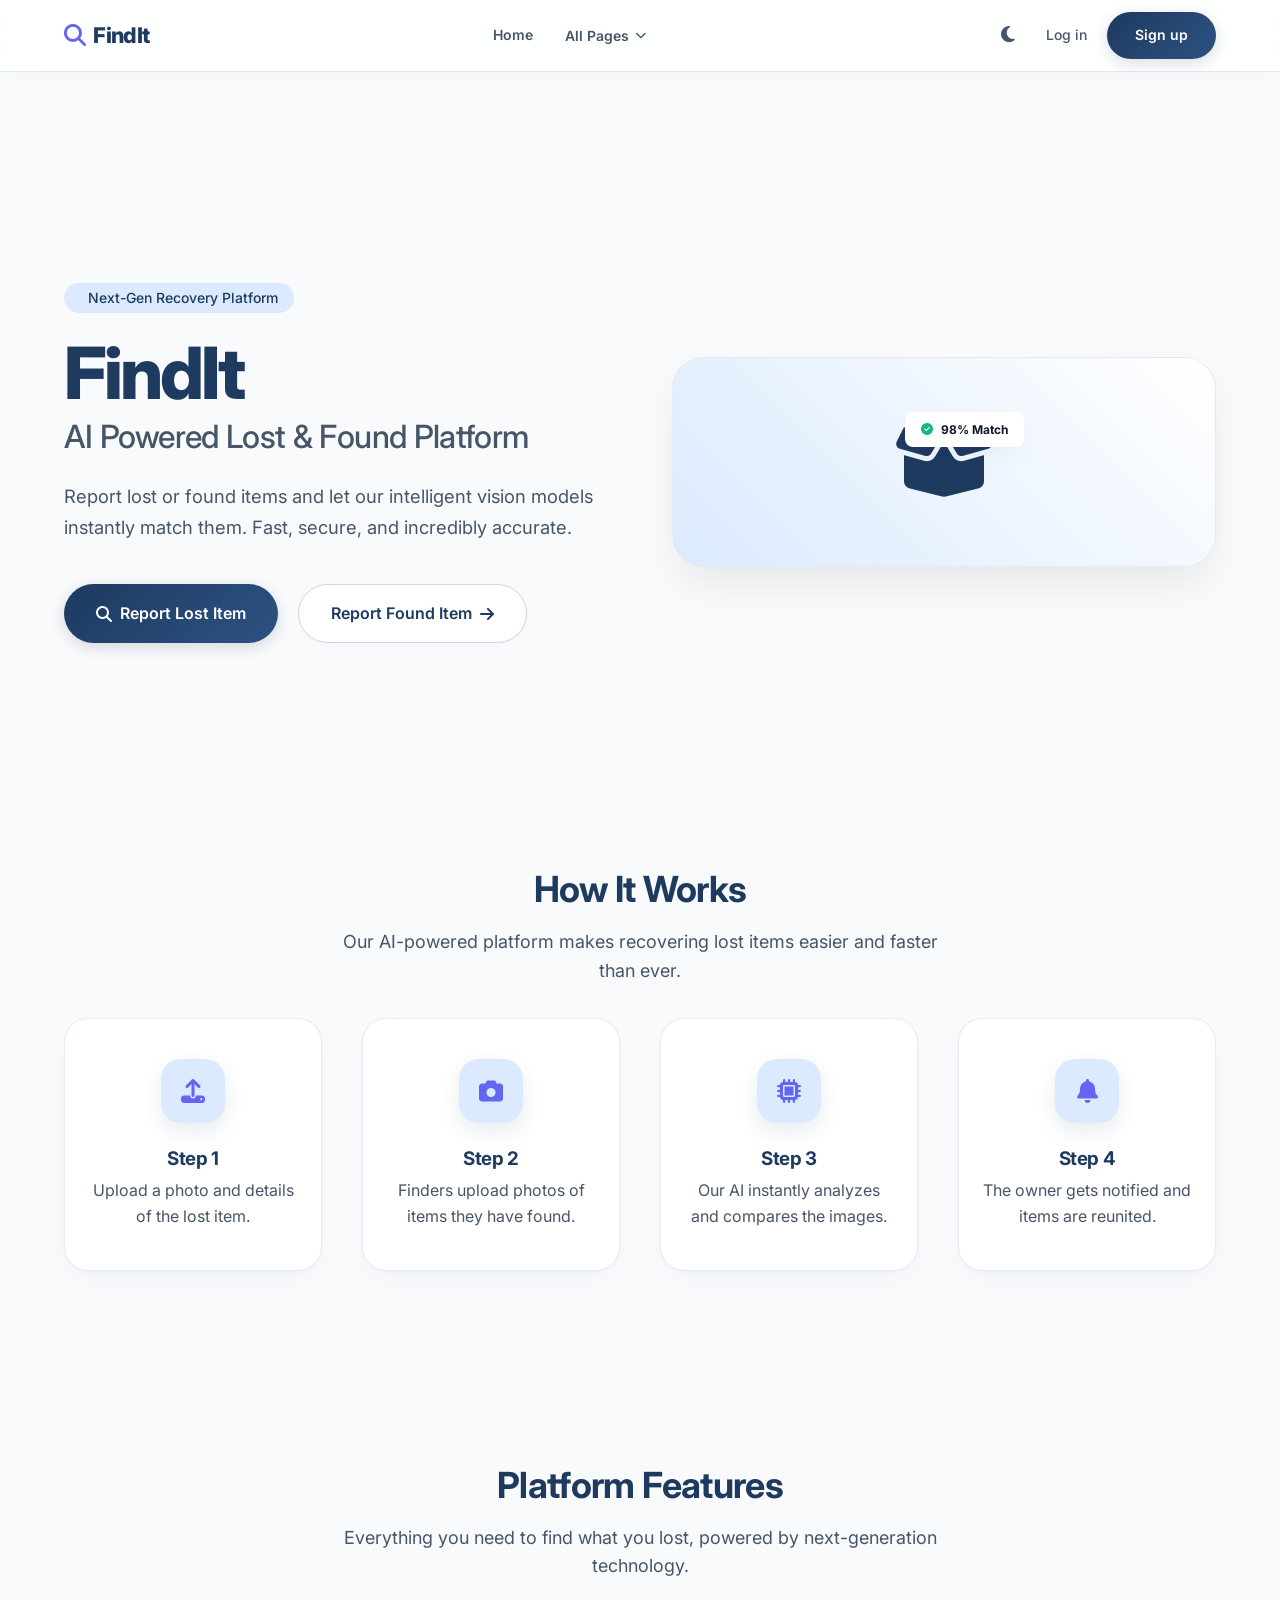
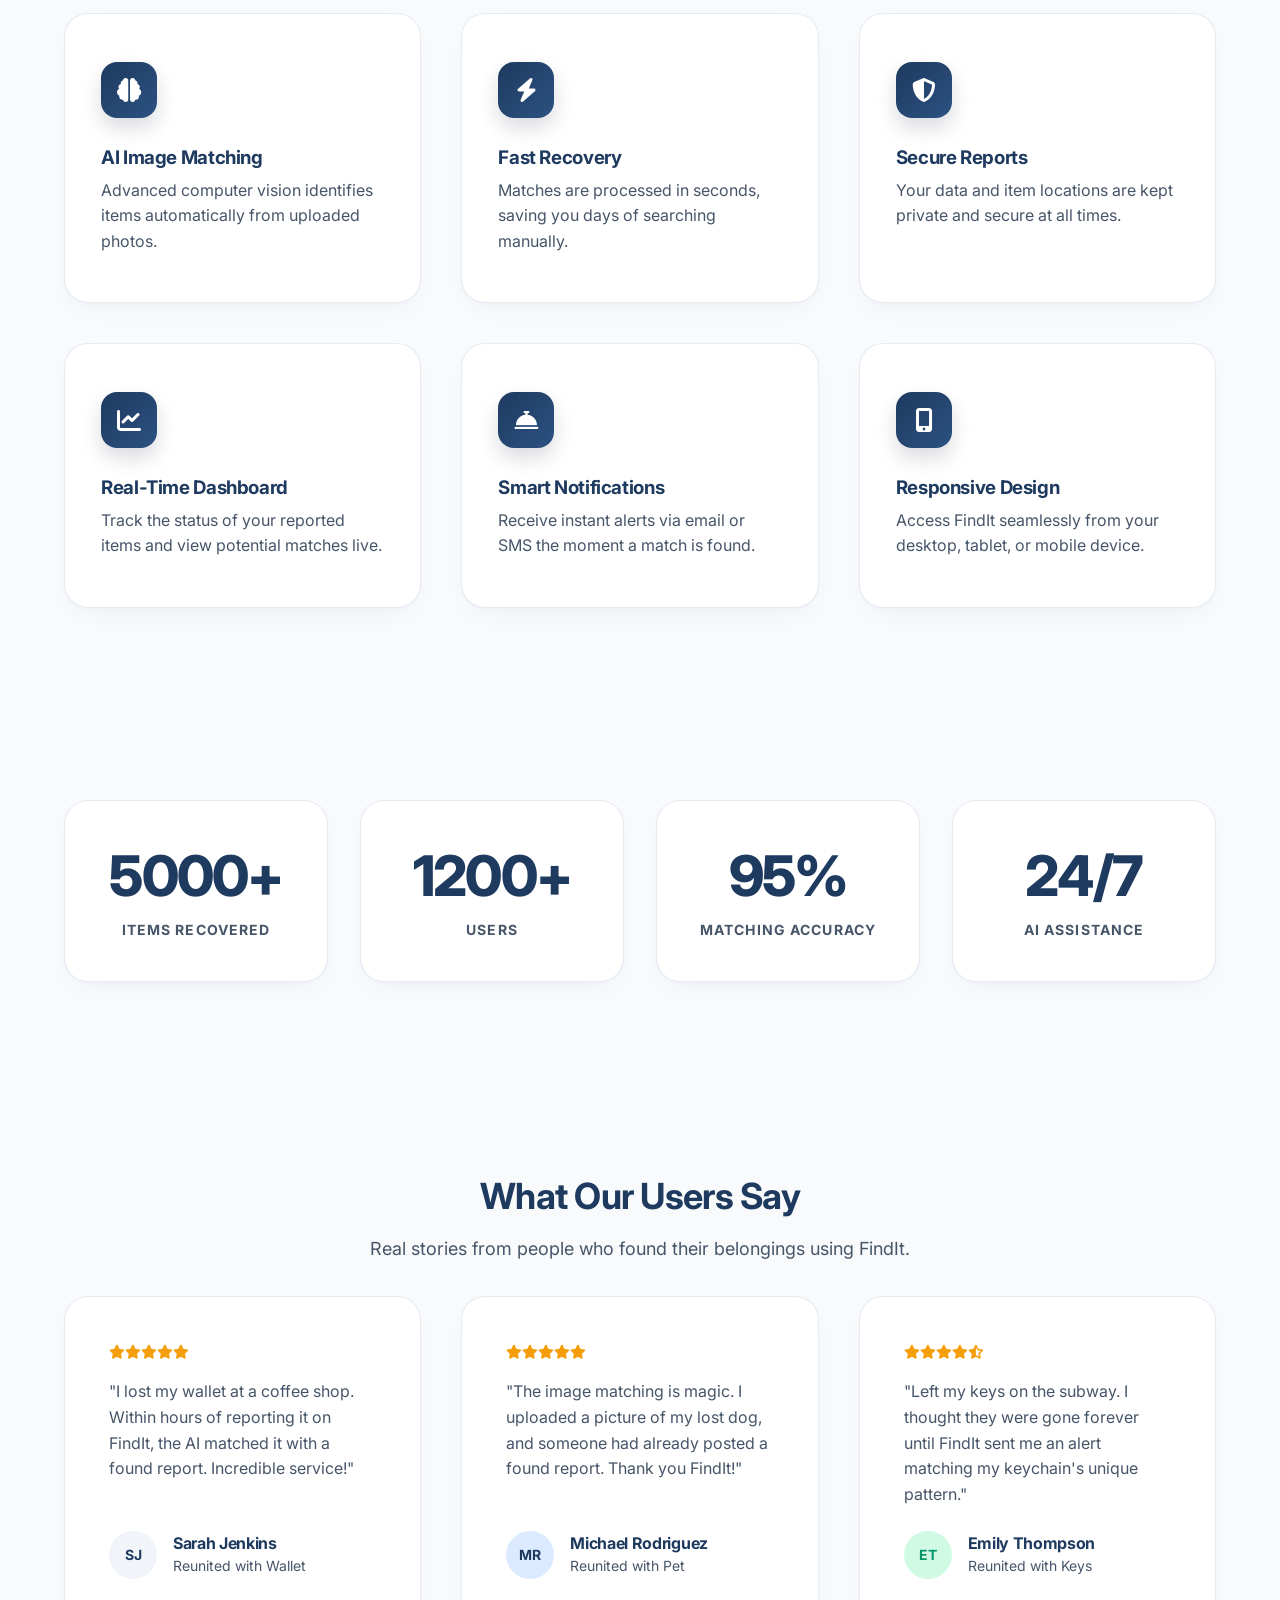
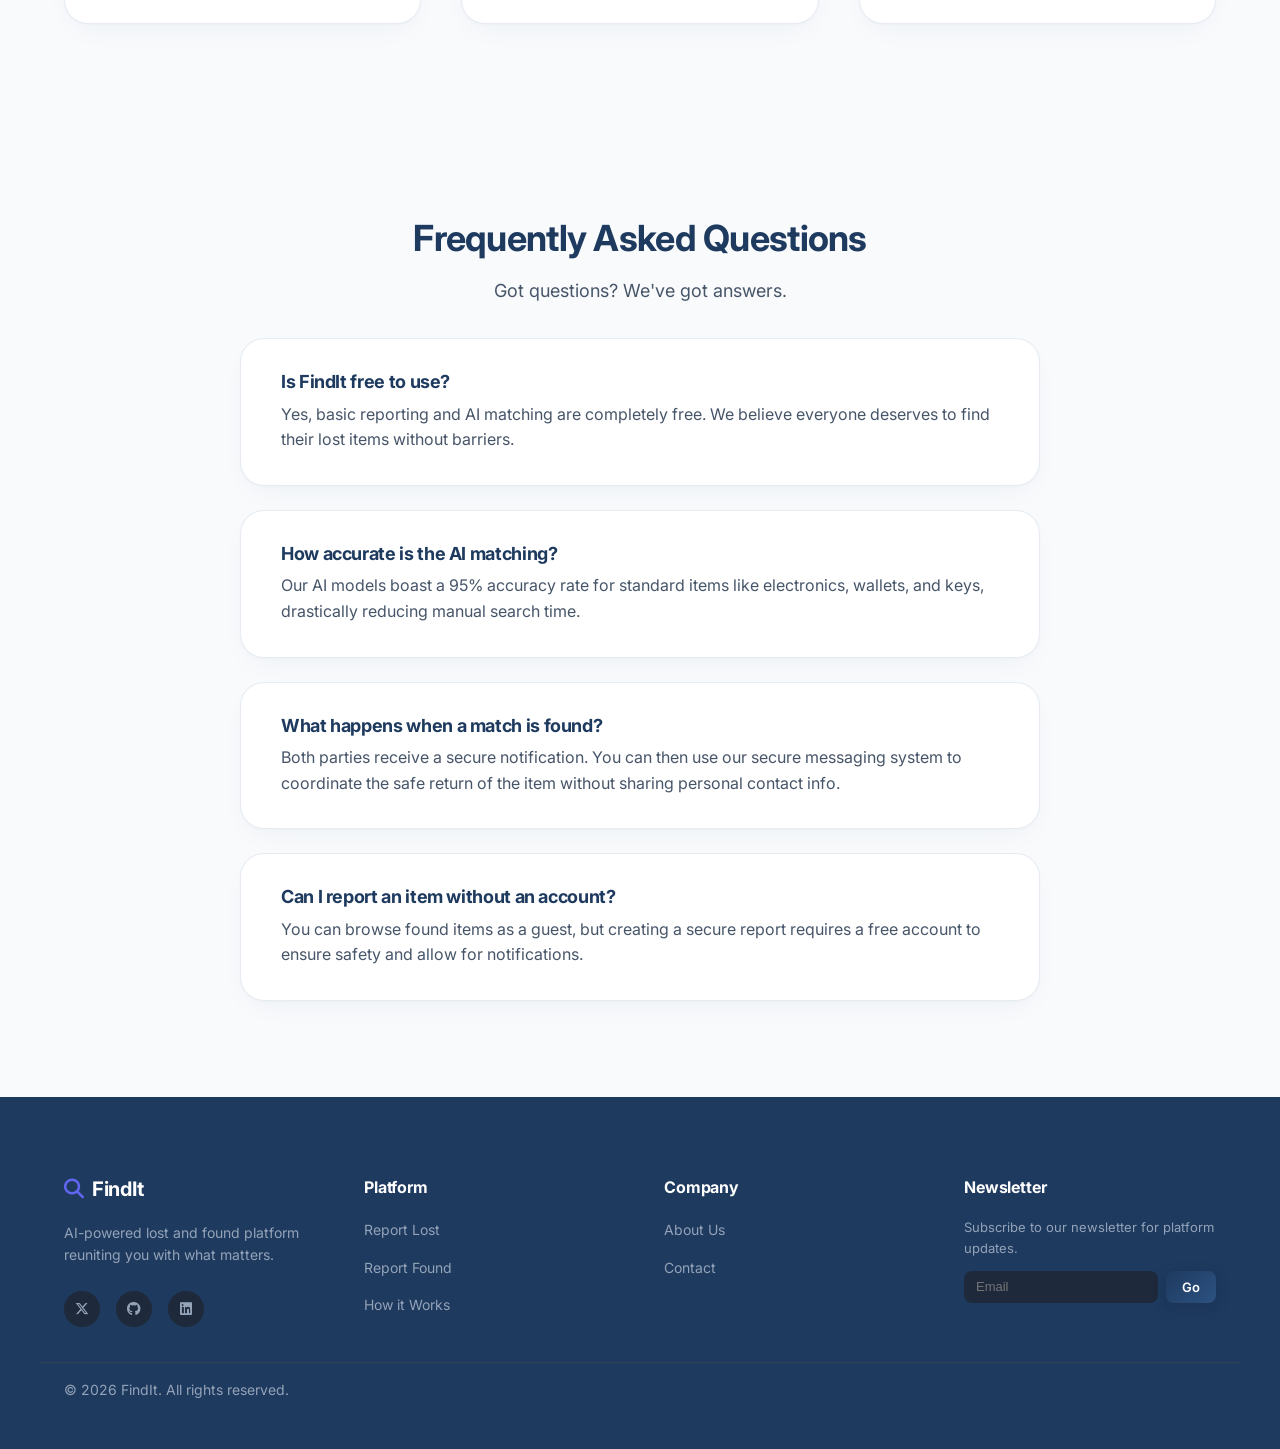
<file: FindIt/index.html>
<!DOCTYPE html>
<html lang="en">

<head>
  <meta charset="UTF-8" />
  <meta name="viewport" content="width=device-width, initial-scale=1.0" />
  <title>FindIt - AI Powered Lost & Found</title>
  <meta name="description"
    content="FindIt - AI Powered Lost & Found Platform. Report lost items, find matches using AI, and reunite with your belongings." />
  <link rel="preconnect" href="https://fonts.googleapis.com">
  <link rel="preconnect" href="https://fonts.gstatic.com" crossorigin>
  <link href="https://fonts.googleapis.com/css2?family=Inter:wght@400;500;600;700&display=swap" rel="stylesheet">
  <link rel="stylesheet" href="https://cdnjs.cloudflare.com/ajax/libs/font-awesome/6.4.0/css/all.min.css">
  <link rel="stylesheet" href="css/style.css">
</head>

<body>

  <!-- Navigation -->
  <div id="navbar-container"></div>

  <!-- Main Content -->
  <main class="main-content">

    <!-- Hero Section -->
    <section class="hero">
      <div class="container hero-grid">
        <div class="animate-fade-in">
          <div
            style="display: inline-flex; align-items: center; gap: 0.5rem; padding: 0.25rem 1rem; border-radius: 999px; background-color: #dbeafe; color: #1e3a5f; font-size: 0.875rem; font-weight: 500; margin-bottom: 1.5rem;">
            <i class="fa-solid fa-sparkles"></i> Next-Gen Recovery Platform
          </div>
          <h1 style="font-size: 4.5rem; margin-bottom: 0.5rem; line-height: 1;">FindIt</h1>
          <h2 style="font-size: 2rem; color: var(--text-muted); font-weight: 500; margin-bottom: 1.5rem;">AI Powered
            Lost & Found Platform</h2>
          <p>Report lost or found items and let our intelligent vision models instantly match them. Fast, secure, and
            incredibly accurate.</p>
          <div class="hero-actions" style="margin-top: 2rem;">
            <a href="report-lost.html" class="btn btn-primary" style="padding: 1rem 2rem; font-size: 1rem;">
              <i class="fa-solid fa-magnifying-glass"></i> Report Lost Item
            </a>
            <a href="report-found.html" class="btn btn-secondary"
              style="padding: 1rem 2rem; font-size: 1rem; background: white;">
              Report Found Item <i class="fa-solid fa-arrow-right"></i>
            </a>
          </div>
        </div>

        <div class="animate-fade-in" style="animation-delay: 0.2s; position: relative;">
          <div
            style="background: linear-gradient(45deg, #dbeafe, white); border-radius: 2rem; padding: 4rem; display: flex; justify-content: center; align-items: center; box-shadow: 0 20px 40px -5px rgba(0,0,0,0.08); border: 1px solid rgba(226, 232, 240, 0.8);">
            <div style="position: relative; text-align: center;">
              <i class="fa-solid fa-box-open"
                style="font-size: 5rem; color: var(--primary); animation: float 3s ease-in-out infinite;"></i>
              <div
                style="position: absolute; top: -10px; right: -30px; background: white; padding: 0.5rem 1rem; border-radius: 0.5rem; box-shadow: 0 10px 25px -5px rgba(0,0,0,0.05); display: flex; align-items: center; gap: 0.5rem; font-size: 0.75rem; font-weight: 700;">
                <i class="fa-solid fa-circle-check" style="color: var(--success);"></i> 98% Match
              </div>
            </div>
          </div>
        </div>
      </div>
    </section>

    <!-- How It Works Section -->
    <section class="section-padding bg-gray">
      <div class="container">
        <div class="text-center mb-8">
          <h2 style="font-size: 2.25rem; margin-bottom: 1rem;">How It Works</h2>
          <p class="text-muted" style="max-width: 600px; margin: 0 auto; font-size: 1.125rem;">Our AI-powered platform
            makes recovering lost items easier and faster than ever.</p>
        </div>

        <div class="steps-grid">
          <div class="step-card">
            <div class="step-icon"><i class="fa-solid fa-upload"></i></div>
            <h3 class="mb-2">Step 1</h3>
            <p class="text-muted">Upload a photo and details of the lost item.</p>
          </div>
          <div class="step-card">
            <div class="step-icon"><i class="fa-solid fa-camera"></i></div>
            <h3 class="mb-2">Step 2</h3>
            <p class="text-muted">Finders upload photos of items they have found.</p>
          </div>
          <div class="step-card">
            <div class="step-icon"><i class="fa-solid fa-microchip"></i></div>
            <h3 class="mb-2">Step 3</h3>
            <p class="text-muted">Our AI instantly analyzes and compares the images.</p>
          </div>
          <div class="step-card">
            <div class="step-icon"><i class="fa-solid fa-bell"></i></div>
            <h3 class="mb-2">Step 4</h3>
            <p class="text-muted">The owner gets notified and items are reunited.</p>
          </div>
        </div>
      </div>
    </section>

    <!-- Features Section -->
    <section class="section-padding">
      <div class="container">
        <div class="text-center mb-8">
          <h2 style="font-size: 2.25rem; margin-bottom: 1rem;">Platform Features</h2>
          <p class="text-muted" style="max-width: 600px; margin: 0 auto; font-size: 1.125rem;">Everything you need to
            find what you lost, powered by next-generation technology.</p>
        </div>

        <div class="features-grid">
          <div class="feature-card card">
            <div class="feature-icon"><i class="fa-solid fa-brain"></i></div>
            <h3 class="mb-2">AI Image Matching</h3>
            <p class="text-muted">Advanced computer vision identifies items automatically from uploaded photos.</p>
          </div>
          <div class="feature-card card">
            <div class="feature-icon"><i class="fa-solid fa-bolt"></i></div>
            <h3 class="mb-2">Fast Recovery</h3>
            <p class="text-muted">Matches are processed in seconds, saving you days of searching manually.</p>
          </div>
          <div class="feature-card card">
            <div class="feature-icon"><i class="fa-solid fa-shield-halved"></i></div>
            <h3 class="mb-2">Secure Reports</h3>
            <p class="text-muted">Your data and item locations are kept private and secure at all times.</p>
          </div>
          <div class="feature-card card">
            <div class="feature-icon"><i class="fa-solid fa-chart-line"></i></div>
            <h3 class="mb-2">Real-Time Dashboard</h3>
            <p class="text-muted">Track the status of your reported items and view potential matches live.</p>
          </div>
          <div class="feature-card card">
            <div class="feature-icon"><i class="fa-solid fa-bell-concierge"></i></div>
            <h3 class="mb-2">Smart Notifications</h3>
            <p class="text-muted">Receive instant alerts via email or SMS the moment a match is found.</p>
          </div>
          <div class="feature-card card">
            <div class="feature-icon"><i class="fa-solid fa-mobile-screen-button"></i></div>
            <h3 class="mb-2">Responsive Design</h3>
            <p class="text-muted">Access FindIt seamlessly from your desktop, tablet, or mobile device.</p>
          </div>
        </div>
      </div>
    </section>

    <!-- Stats Section -->
    <section class="section-padding bg-gray">
      <div class="container stats-container">
        <div class="stat-item">
          <h2 class="stat-number">5000+</h2>
          <p class="text-muted stat-label">Items Recovered</p>
        </div>
        <div class="stat-item">
          <h2 class="stat-number">1200+</h2>
          <p class="text-muted stat-label">Users</p>
        </div>
        <div class="stat-item">
          <h2 class="stat-number">95%</h2>
          <p class="text-muted stat-label">Matching Accuracy</p>
        </div>
        <div class="stat-item">
          <h2 class="stat-number">24/7</h2>
          <p class="text-muted stat-label">AI Assistance</p>
        </div>
      </div>
    </section>

    <!-- Testimonials Section -->
    <section class="section-padding">
      <div class="container">
        <div class="text-center mb-8">
          <h2 style="font-size: 2.25rem; margin-bottom: 1rem;">What Our Users Say</h2>
          <p class="text-muted" style="max-width: 600px; margin: 0 auto; font-size: 1.125rem;">Real stories from people
            who found their belongings using FindIt.</p>
        </div>

        <div class="testimonials-grid">
          <div class="testimonial-card card">
            <div class="rating mb-4">
              <i class="fa-solid fa-star"></i><i class="fa-solid fa-star"></i><i class="fa-solid fa-star"></i><i
                class="fa-solid fa-star"></i><i class="fa-solid fa-star"></i>
            </div>
            <p class="text-muted mb-6">"I lost my wallet at a coffee shop. Within hours of reporting it on FindIt, the
              AI matched it with a found report. Incredible service!"</p>
            <div class="user-info">
              <div class="avatar">SJ</div>
              <div>
                <h4 style="font-size: 1rem;">Sarah Jenkins</h4>
                <span class="text-muted" style="font-size: 0.875rem;">Reunited with Wallet</span>
              </div>
            </div>
          </div>
          <div class="testimonial-card card">
            <div class="rating mb-4">
              <i class="fa-solid fa-star"></i><i class="fa-solid fa-star"></i><i class="fa-solid fa-star"></i><i
                class="fa-solid fa-star"></i><i class="fa-solid fa-star"></i>
            </div>
            <p class="text-muted mb-6">"The image matching is magic. I uploaded a picture of my lost dog, and someone
              had already posted a found report. Thank you FindIt!"</p>
            <div class="user-info">
              <div class="avatar avatar-blue">MR</div>
              <div>
                <h4 style="font-size: 1rem;">Michael Rodriguez</h4>
                <span class="text-muted" style="font-size: 0.875rem;">Reunited with Pet</span>
              </div>
            </div>
          </div>
          <div class="testimonial-card card">
            <div class="rating mb-4">
              <i class="fa-solid fa-star"></i><i class="fa-solid fa-star"></i><i class="fa-solid fa-star"></i><i
                class="fa-solid fa-star"></i><i class="fa-solid fa-star-half-stroke"></i>
            </div>
            <p class="text-muted mb-6">"Left my keys on the subway. I thought they were gone forever until FindIt sent
              me an alert matching my keychain's unique pattern."</p>
            <div class="user-info">
              <div class="avatar avatar-green">ET</div>
              <div>
                <h4 style="font-size: 1rem;">Emily Thompson</h4>
                <span class="text-muted" style="font-size: 0.875rem;">Reunited with Keys</span>
              </div>
            </div>
          </div>
        </div>
      </div>
    </section>

    <!-- FAQ Section -->
    <section class="section-padding bg-gray">
      <div class="container">
        <div class="text-center mb-8">
          <h2 style="font-size: 2.25rem; margin-bottom: 1rem;">Frequently Asked Questions</h2>
          <p class="text-muted" style="max-width: 600px; margin: 0 auto; font-size: 1.125rem;">Got questions? We've got
            answers.</p>
        </div>

        <div class="faq-grid">
          <div class="faq-item card">
            <h3 class="mb-2" style="font-size: 1.125rem;">Is FindIt free to use?</h3>
            <p class="text-muted">Yes, basic reporting and AI matching are completely free. We believe everyone deserves
              to find their lost items without barriers.</p>
          </div>
          <div class="faq-item card">
            <h3 class="mb-2" style="font-size: 1.125rem;">How accurate is the AI matching?</h3>
            <p class="text-muted">Our AI models boast a 95% accuracy rate for standard items like electronics, wallets,
              and keys, drastically reducing manual search time.</p>
          </div>
          <div class="faq-item card">
            <h3 class="mb-2" style="font-size: 1.125rem;">What happens when a match is found?</h3>
            <p class="text-muted">Both parties receive a secure notification. You can then use our secure messaging
              system to coordinate the safe return of the item without sharing personal contact info.</p>
          </div>
          <div class="faq-item card">
            <h3 class="mb-2" style="font-size: 1.125rem;">Can I report an item without an account?</h3>
            <p class="text-muted">You can browse found items as a guest, but creating a secure report requires a free
              account to ensure safety and allow for notifications.</p>
          </div>
        </div>
      </div>
    </section>

  </main>

  <!-- Footer -->
  <div id="footer-container"></div>

  <script src="js/script.js"></script>
</body>

</html>
</file>
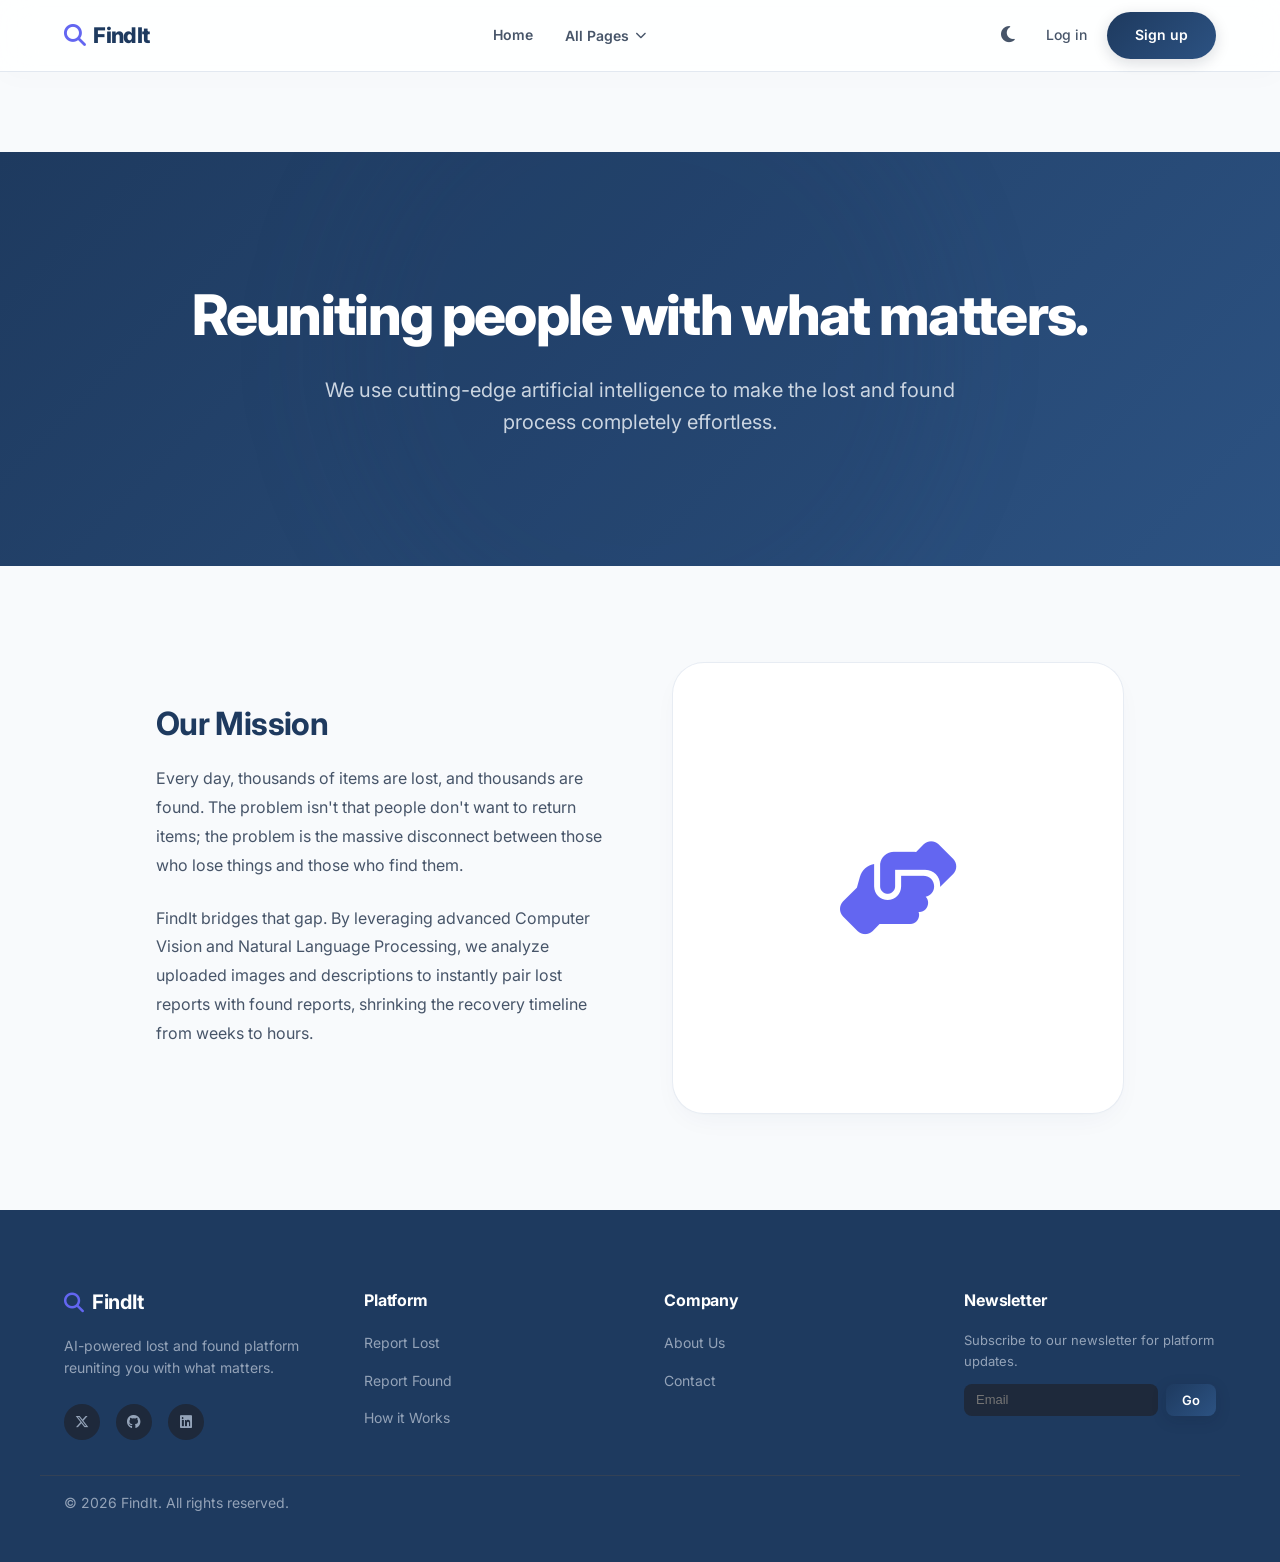
<file: FindIt/about.html>
<!DOCTYPE html>
<html lang="en">

<head>
  <meta charset="UTF-8" />
  <meta name="viewport" content="width=device-width, initial-scale=1.0" />
  <title>About - FindIt</title>
  <link rel="preconnect" href="https://fonts.googleapis.com">
  <link rel="preconnect" href="https://fonts.gstatic.com" crossorigin>
  <link href="https://fonts.googleapis.com/css2?family=Inter:wght@400;500;600;700&display=swap" rel="stylesheet">
  <link rel="stylesheet" href="https://cdnjs.cloudflare.com/ajax/libs/font-awesome/6.4.0/css/all.min.css">
  <link rel="stylesheet" href="css/style.css">

</head>

<body>

  <div id="navbar-container"></div>

  <main class="main-content">

    <section class="about-hero">
      <div class="animate-fade-in" style="position: relative; z-index: 10;">
        <h1>Reuniting people with what matters.</h1>
        <p>We use cutting-edge artificial intelligence to make the lost and found process completely effortless.</p>
      </div>
      <!-- Decorative circle -->
      <div
        style="position: absolute; top: -100px; left: 50%; transform: translateX(-50%); width: 600px; height: 600px; background: rgba(30, 58, 95, 0.15); border-radius: 50%; filter: blur(50px); pointer-events: none;">
      </div>
    </section>

    <section class="mission-section animate-fade-in" style="animation-delay: 0.2s;">
      <div class="mission-grid">
        <div class="mission-text">
          <h2>Our Mission</h2>
          <p>Every day, thousands of items are lost, and thousands are found. The problem isn't that people don't want
            to return items; the problem is the massive disconnect between those who lose things and those who find
            them.</p>
          <p>FindIt bridges that gap. By leveraging advanced Computer Vision and Natural Language Processing, we analyze
            uploaded images and descriptions to instantly pair lost reports with found reports, shrinking the recovery
            timeline from weeks to hours.</p>
        </div>
        <div class="mission-icon">
          <i class="fa-solid fa-handshake-angle"></i>
        </div>
      </div>
    </section>

  </main>

  <div id="footer-container"></div>
  <script src="js/script.js"></script>
</body>

</html>
</file>
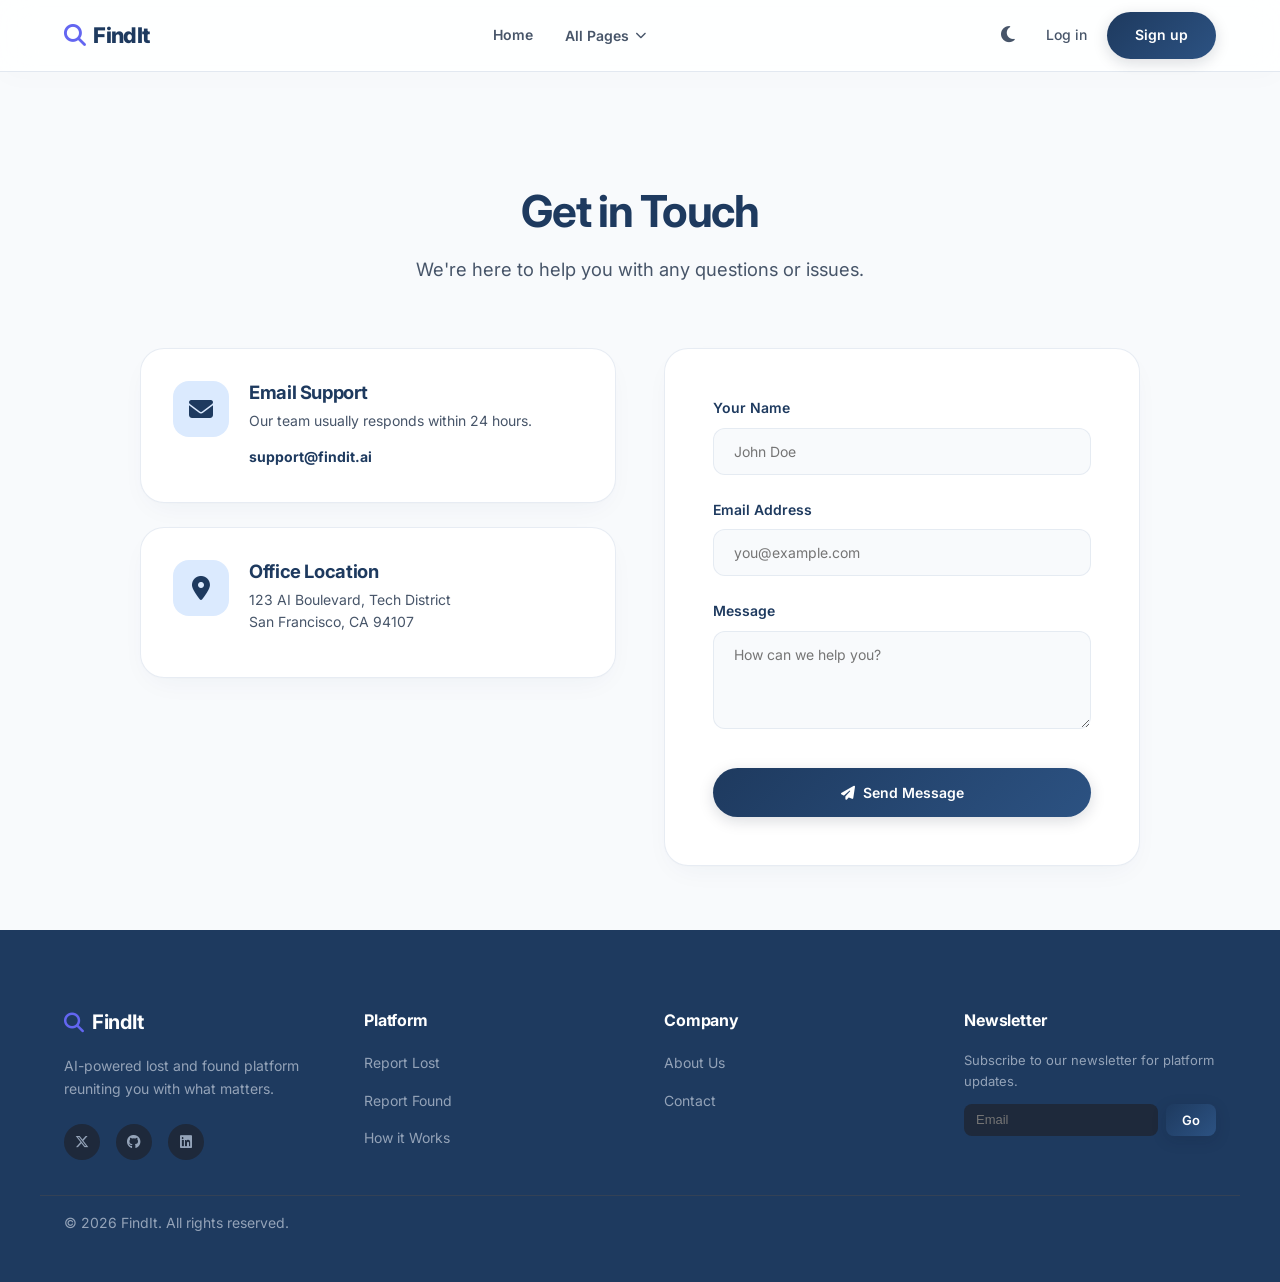
<file: FindIt/contact.html>
<!DOCTYPE html>
<html lang="en">

<head>
  <meta charset="UTF-8" />
  <meta name="viewport" content="width=device-width, initial-scale=1.0" />
  <title>Contact - FindIt</title>
  <link rel="preconnect" href="https://fonts.googleapis.com">
  <link rel="preconnect" href="https://fonts.gstatic.com" crossorigin>
  <link href="https://fonts.googleapis.com/css2?family=Inter:wght@400;500;600;700&display=swap" rel="stylesheet">
  <link rel="stylesheet" href="https://cdnjs.cloudflare.com/ajax/libs/font-awesome/6.4.0/css/all.min.css">
  <link rel="stylesheet" href="css/style.css">

</head>

<body>

  <div id="navbar-container"></div>

  <main class="main-content">
    <div class="container animate-fade-in" style="padding-top: 2rem; padding-bottom: 4rem;">

      <div class="contact-header">
        <h1>Get in Touch</h1>
        <p>We're here to help you with any questions or issues.</p>
      </div>

      <div class="contact-grid">

        <!-- Info Column -->
        <div>
          <div class="contact-info-card">
            <div class="contact-icon"><i class="fa-solid fa-envelope"></i></div>
            <div class="contact-info-text">
              <h3>Email Support</h3>
              <p>Our team usually responds within 24 hours.</p>
              <a href="mailto:support@findit.ai">support@findit.ai</a>
            </div>
          </div>

          <div class="contact-info-card">
            <div class="contact-icon"><i class="fa-solid fa-location-dot"></i></div>
            <div class="contact-info-text">
              <h3>Office Location</h3>
              <p>123 AI Boulevard, Tech District<br />San Francisco, CA 94107</p>
            </div>
          </div>
        </div>

        <!-- Form Column -->
        <div class="contact-form-card">
          <form id="contact-form">
            <div class="form-group">
              <label class="form-label">Your Name</label>
              <input type="text" required class="form-control" placeholder="John Doe" />
            </div>
            <div class="form-group">
              <label class="form-label">Email Address</label>
              <input type="email" required class="form-control" placeholder="you@example.com" />
            </div>
            <div class="form-group">
              <label class="form-label">Message</label>
              <textarea required rows="4" class="form-control" placeholder="How can we help you?"
                style="resize: vertical;"></textarea>
            </div>
            <button type="submit" id="submit-btn" class="btn btn-primary w-full mt-2" style="padding: 1rem;">
              <i class="fa-solid fa-paper-plane"></i> Send Message
            </button>
          </form>
        </div>

      </div>
    </div>
  </main>

  <div id="footer-container"></div>
  <script src="js/script.js"></script>
  <script>
    document.getElementById('contact-form').addEventListener('submit', (e) => {
      e.preventDefault();
      const btn = document.getElementById('submit-btn');
      btn.innerHTML = '<i class="fa-solid fa-circle-notch fa-spin"></i> Sending...';
      btn.disabled = true;

      setTimeout(() => {
        showToast('Message sent! We will get back to you soon.', 'success');
        btn.innerHTML = '<i class="fa-solid fa-paper-plane"></i> Send Message';
        btn.disabled = false;
        e.target.reset();
      }, 1500);
    });
  </script>
</body>

</html>
</file>
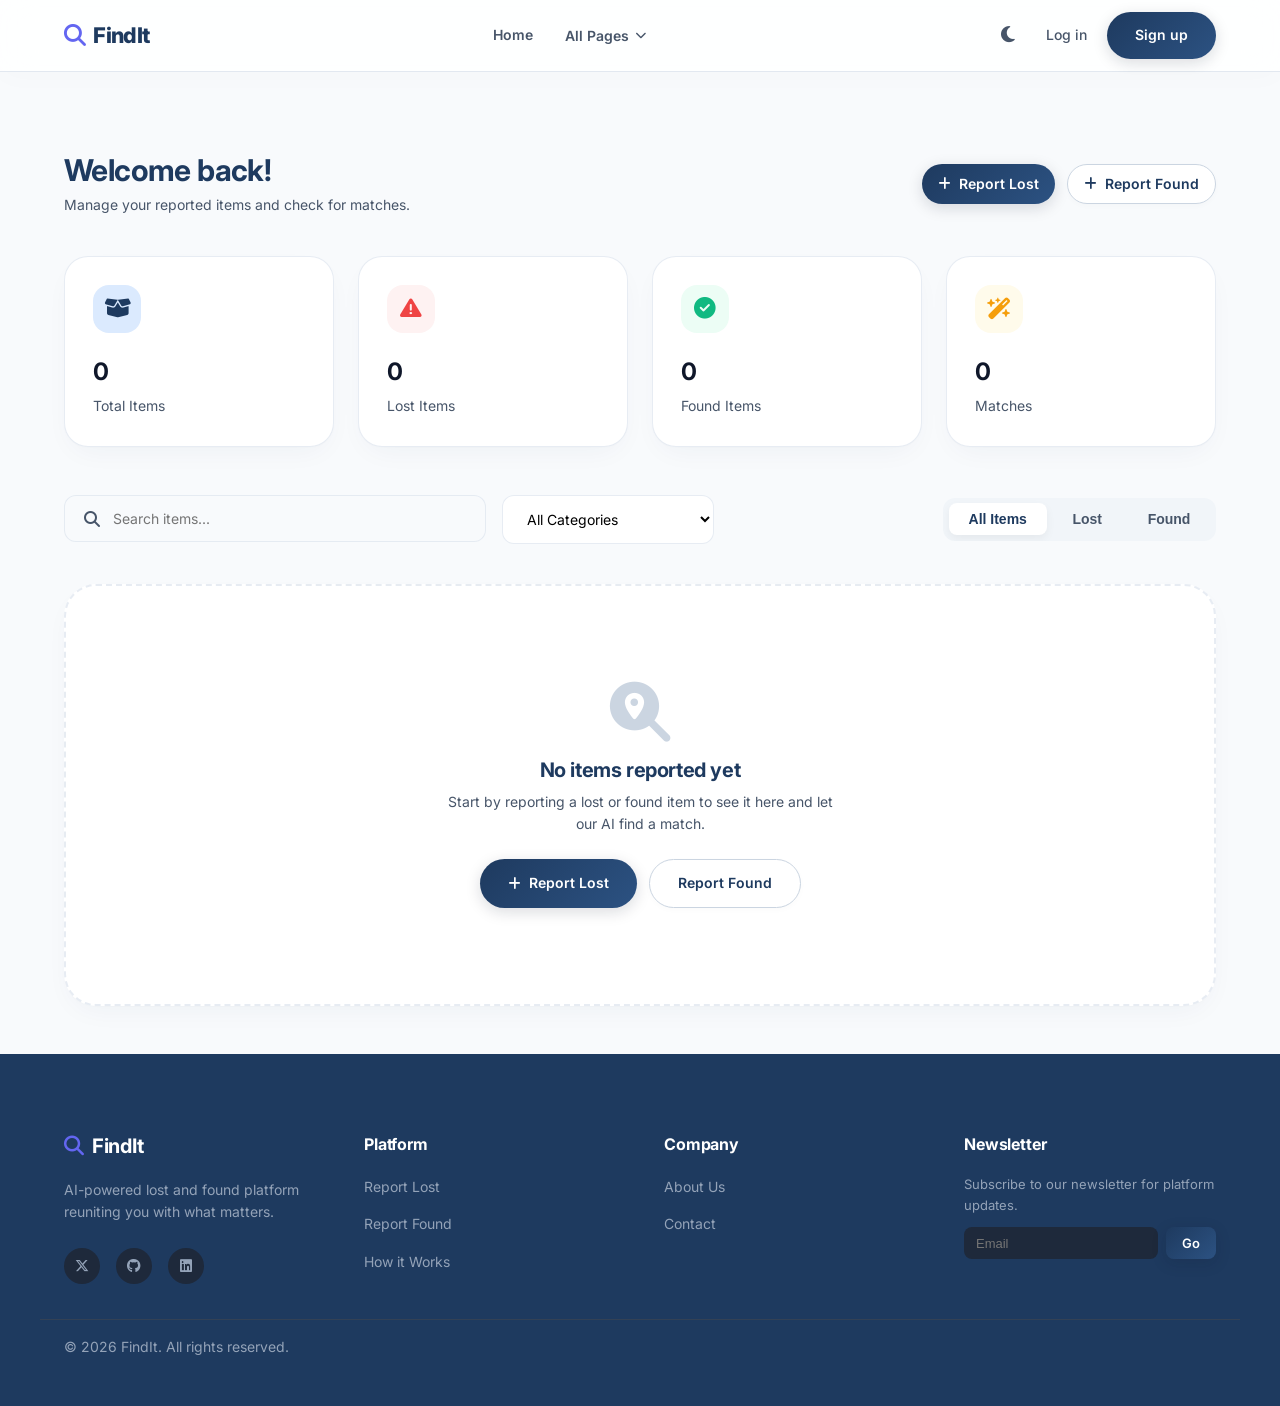
<file: FindIt/dashboard.html>
<!DOCTYPE html>
<html lang="en">

<head>
  <meta charset="UTF-8" />
  <meta name="viewport" content="width=device-width, initial-scale=1.0" />
  <title>Dashboard - FindIt</title>
  <meta name="description" content="FindIt Dashboard - View and manage your lost and found item reports." />
  <link rel="preconnect" href="https://fonts.googleapis.com">
  <link rel="preconnect" href="https://fonts.gstatic.com" crossorigin>
  <link href="https://fonts.googleapis.com/css2?family=Inter:wght@400;500;600;700&display=swap" rel="stylesheet">
  <link rel="stylesheet" href="https://cdnjs.cloudflare.com/ajax/libs/font-awesome/6.4.0/css/all.min.css">
  <link rel="stylesheet" href="css/style.css">
</head>

<body>

  <div id="navbar-container"></div>

  <main class="main-content">
    <div class="container animate-fade-in" style="padding-bottom: 3rem;">

      <!-- Dashboard Header -->
      <div class="dashboard-header">
        <div>
          <h1 style="font-size: 1.875rem; margin-bottom: 0.25rem;" id="welcome-heading">Welcome back!</h1>
          <p class="text-muted" style="font-size: 0.875rem;">Manage your reported items and check for matches.</p>
        </div>
        <div style="display: flex; gap: 0.75rem;">
          <a href="report-lost.html" class="btn btn-primary" style="padding: 0.5rem 1rem;">
            <i class="fa-solid fa-plus"></i> Report Lost
          </a>
          <a href="report-found.html" class="btn btn-secondary" style="padding: 0.5rem 1rem;">
            <i class="fa-solid fa-plus"></i> Report Found
          </a>
        </div>
      </div>

      <!-- Stats Cards -->
      <div class="stats-grid">
        <div class="stat-card">
          <div class="stat-icon stat-blue"><i class="fa-solid fa-box-open"></i></div>
          <p style="font-size: 1.5rem; font-weight: 700; margin-bottom: 0.25rem;" id="stat-total">0</p>
          <p class="text-muted" style="font-size: 0.875rem;">Total Items</p>
        </div>
        <div class="stat-card">
          <div class="stat-icon stat-red"><i class="fa-solid fa-triangle-exclamation"></i></div>
          <p style="font-size: 1.5rem; font-weight: 700; margin-bottom: 0.25rem;" id="stat-lost">0</p>
          <p class="text-muted" style="font-size: 0.875rem;">Lost Items</p>
        </div>
        <div class="stat-card">
          <div class="stat-icon stat-green"><i class="fa-solid fa-circle-check"></i></div>
          <p style="font-size: 1.5rem; font-weight: 700; margin-bottom: 0.25rem;" id="stat-found">0</p>
          <p class="text-muted" style="font-size: 0.875rem;">Found Items</p>
        </div>
        <div class="stat-card">
          <div class="stat-icon stat-amber"><i class="fa-solid fa-wand-magic-sparkles"></i></div>
          <p style="font-size: 1.5rem; font-weight: 700; margin-bottom: 0.25rem;" id="stat-matches">0</p>
          <p class="text-muted" style="font-size: 0.875rem;">Matches</p>
        </div>
      </div>

      <!-- Search & Filter Bar -->
      <div class="filter-bar">
        <div style="display: flex; gap: 1rem; flex-wrap: wrap; flex: 1; max-width: 650px;">
          <div class="search-box" style="flex: 1; max-width: none;">
            <i class="fa-solid fa-magnifying-glass"></i>
            <input type="text" id="search-input" class="form-control" placeholder="Search items..."
              oninput="filterItems()">
          </div>
          <select id="category-filter" class="form-control"
            style="width: auto; min-width: 170px; appearance: auto; background-color: var(--surface);"
            onchange="filterItems()">
            <option value="all">All Categories</option>
            <option value="electronics">Electronics</option>
            <option value="wallet">Wallet & Cards</option>
            <option value="keys">Keys</option>
            <option value="documents">Documents & ID</option>
            <option value="jewelry">Jewelry & Watches</option>
            <option value="bags">Bags & Luggage</option>
            <option value="clothing">Clothing & Accessories</option>
            <option value="pets">Pets</option>
            <option value="other">Other</option>
          </select>
        </div>
        <div class="tabs">
          <button class="tab active" onclick="setFilter('all', this)">All Items</button>
          <button class="tab" onclick="setFilter('lost', this)">Lost</button>
          <button class="tab" onclick="setFilter('found', this)">Found</button>
        </div>
      </div>

      <!-- Items Grid (populated by JS) -->
      <div id="items-grid" class="dash-items-grid"></div>

      <!-- Empty State (shown when no items) -->
      <div id="empty-state" class="empty-state" style="display: none;">
        <i class="fa-solid fa-magnifying-glass-location"
          style="font-size: 3.75rem; color: #cbd5e1; margin-bottom: 1rem;"></i>
        <h3 style="font-size: 1.25rem; margin-bottom: 0.5rem;">No items reported yet</h3>
        <p class="text-muted" style="max-width: 400px; margin: 0 auto 1.5rem; font-size: 0.875rem;">Start by reporting
          a lost or found item to see it here and let our AI find a match.</p>
        <div style="display: flex; gap: 0.75rem; justify-content: center;">
          <a href="report-lost.html" class="btn btn-primary"><i class="fa-solid fa-plus"></i> Report Lost</a>
          <a href="report-found.html" class="btn btn-secondary">Report Found</a>
        </div>
      </div>

    </div>
  </main>

  <!-- View Item Modal -->
  <div id="view-modal" class="modal-overlay" style="display: none;">
    <div class="modal-content animate-fade-in" style="max-width: 560px;">
      <div id="view-modal-body"></div>
      <div
        style="text-align: right; margin-top: 1.5rem; padding-top: 1.5rem; border-top: 1px solid rgba(226,232,240,0.8);">
        <button class="btn btn-secondary" onclick="closeViewModal()"><i class="fa-solid fa-xmark"></i> Close</button>
      </div>
    </div>
  </div>

  <!-- Delete Confirmation Modal -->
  <div id="delete-modal" class="modal-overlay" style="display: none;">
    <div class="modal-content animate-fade-in" style="max-width: 420px;">
      <div style="text-align: center;">
        <div
          style="width: 4rem; height: 4rem; background: #fef2f2; border-radius: 50%; display: flex; align-items: center; justify-content: center; margin: 0 auto 1.25rem;">
          <i class="fa-solid fa-trash-can" style="font-size: 1.5rem; color: #ef4444;"></i>
        </div>
        <h2 style="font-size: 1.25rem; margin-bottom: 0.5rem;">Delete this report?</h2>
        <p class="text-muted" style="font-size: 0.875rem; margin-bottom: 2rem;">This action cannot be undone. The item
          report will be permanently removed.</p>
        <div style="display: flex; gap: 1rem; justify-content: center;">
          <button class="btn btn-secondary" onclick="closeDeleteModal()">Cancel</button>
          <button class="btn" id="confirm-delete-btn" style="background: #ef4444; color: white;"
            onclick="confirmDelete()">
            <i class="fa-solid fa-trash-can"></i> Delete
          </button>
        </div>
      </div>
    </div>
  </div>

  <div id="footer-container"></div>
  <script src="js/script.js"></script>

  <script>
    /* ===== State ===== */
    let currentFilter = 'all';
    let deleteTarget = null; // { type, id }

    /* ===== Load User Name ===== */
    (function loadUserName() {
      const user = JSON.parse(localStorage.getItem('findit_currentUser'));
      if (user && user.name) {
        document.getElementById('welcome-heading').textContent = 'Welcome back, ' + user.name + '!';
      }
    })();

    /* ===== Read Items from LocalStorage ===== */
    function getLostItems() {
      return JSON.parse(localStorage.getItem('findit_lost_reports')) || [];
    }

    function getFoundItems() {
      return JSON.parse(localStorage.getItem('findit_found_reports')) || [];
    }

    /* ===== Render Dashboard ===== */
    function renderDashboard() {
      const lost = getLostItems();
      const found = getFoundItems();

      // Update stats
      document.getElementById('stat-total').textContent = lost.length + found.length;
      document.getElementById('stat-lost').textContent = lost.length;
      document.getElementById('stat-found').textContent = found.length;
      document.getElementById('stat-matches').textContent = '0';

      // Build combined list
      let items = [];
      if (currentFilter === 'all' || currentFilter === 'lost') {
        items = items.concat(lost.map(i => ({ ...i, _type: 'lost' })));
      }
      if (currentFilter === 'all' || currentFilter === 'found') {
        items = items.concat(found.map(i => ({ ...i, _type: 'found' })));
      }

      // Apply search filter
      const query = (document.getElementById('search-input').value || '').toLowerCase().trim();
      if (query) {
        items = items.filter(i =>
          (i.itemName || '').toLowerCase().includes(query) ||
          (i.category || '').toLowerCase().includes(query) ||
          (i.location || i.locationFound || '').toLowerCase().includes(query) ||
          (i.color || '').toLowerCase().includes(query)
        );
      }

      // Apply category filter
      const selectedCategory = document.getElementById('category-filter').value;
      if (selectedCategory !== 'all') {
        items = items.filter(i => (i.category || '').toLowerCase() === selectedCategory.toLowerCase());
      }

      // Sort by date (newest first)
      items.sort((a, b) => new Date(b.createdAt) - new Date(a.createdAt));

      const grid = document.getElementById('items-grid');
      const empty = document.getElementById('empty-state');

      if (items.length === 0) {
        grid.style.display = 'none';
        empty.style.display = 'block';
      } else {
        grid.style.display = 'grid';
        empty.style.display = 'none';
        grid.innerHTML = items.map(item => createItemCard(item)).join('');
      }
    }

    /* ===== Create Card HTML ===== */
    function createItemCard(item) {
      const isLost = item._type === 'lost';
      const cardClass = isLost ? 'dash-card-lost' : 'dash-card-found';
      const badgeClass = isLost ? 'badge-lost' : 'badge-found';
      const badgeText = isLost ? 'LOST' : 'FOUND';
      const badgeIcon = isLost ? 'fa-triangle-exclamation' : 'fa-circle-check';
      const date = item.dateLost || item.dateFound || '';
      const location = item.location || item.locationFound || '';
      const statusText = item.status === 'active' ? 'Active' : 'Matched';
      const statusClass = item.status === 'active' ? 'status-active' : 'status-matched';

      const imageHtml = item.image
        ? '<img src="' + item.image + '" alt="' + (item.itemName || 'Item') + '" class="dash-card-img" />'
        : '<div class="dash-card-img-placeholder"><i class="fa-solid fa-image"></i></div>';

      return '<div class="dash-card ' + cardClass + '">'
        + '<div class="dash-card-img-wrap">'
        + imageHtml
        + '<span class="dash-badge ' + badgeClass + '"><i class="fa-solid ' + badgeIcon + '"></i> ' + badgeText + '</span>'
        + '</div>'
        + '<div class="dash-card-body">'
        + '<h3 class="dash-card-title">' + (item.itemName || 'Untitled Item') + '</h3>'
        + '<div class="dash-card-meta">'
        + '<span><i class="fa-solid fa-folder"></i> ' + capitalize(item.category || 'Other') + '</span>'
        + '<span><i class="fa-solid fa-location-dot"></i> ' + (location || 'N/A') + '</span>'
        + '</div>'
        + '<div class="dash-card-meta">'
        + '<span><i class="fa-solid fa-calendar"></i> ' + formatDate(date) + '</span>'
        + '<span class="dash-status ' + statusClass + '"><i class="fa-solid fa-circle" style="font-size:0.5rem;"></i> ' + statusText + '</span>'
        + '</div>'
        + '<div class="dash-card-actions">'
        + '<button class="btn-action btn-view" onclick="viewItem(\'' + item._type + '\',\'' + item.id + '\')"><i class="fa-solid fa-eye"></i> View</button>'
        + '<button class="btn-action btn-edit" onclick="editItem(\'' + item._type + '\',\'' + item.id + '\')"><i class="fa-solid fa-pen"></i> Edit</button>'
        + '<button class="btn-action btn-delete" onclick="deleteItem(\'' + item._type + '\',\'' + item.id + '\')"><i class="fa-solid fa-trash-can"></i> Delete</button>'
        + '</div>'
        + '</div>'
        + '</div>';
    }

    /* ===== Helpers ===== */
    function capitalize(str) {
      return str.charAt(0).toUpperCase() + str.slice(1);
    }

    function formatDate(dateStr) {
      if (!dateStr) return 'N/A';
      const d = new Date(dateStr);
      return d.toLocaleDateString('en-IN', { day: 'numeric', month: 'short', year: 'numeric' });
    }

    /* ===== Filter & Search ===== */
    function setFilter(filter, btn) {
      currentFilter = filter;
      document.querySelectorAll('.tabs .tab').forEach(t => t.classList.remove('active'));
      btn.classList.add('active');
      renderDashboard();
    }

    function filterItems() {
      renderDashboard();
    }

    /* ===== View Item ===== */
    function viewItem(type, id) {
      const items = type === 'lost' ? getLostItems() : getFoundItems();
      const item = items.find(i => i.id === id);
      if (!item) return;

      const isLost = type === 'lost';
      const imageHtml = item.image
        ? '<img src="' + item.image + '" alt="' + item.itemName + '" style="width:100%; max-height:250px; object-fit:cover; border-radius:1rem; margin-bottom:1.5rem;" />'
        : '';

      const html = ''
        + imageHtml
        + '<h2 style="font-size:1.375rem; margin-bottom:0.25rem;">' + (item.itemName || 'Untitled') + '</h2>'
        + '<span class="dash-badge ' + (isLost ? 'badge-lost' : 'badge-found') + '" style="position:static; display:inline-flex; margin-bottom:1.25rem;">'
        + '<i class="fa-solid ' + (isLost ? 'fa-triangle-exclamation' : 'fa-circle-check') + '"></i> ' + (isLost ? 'LOST' : 'FOUND')
        + '</span>'
        + '<div class="view-detail-grid">'
        + viewRow('Category', capitalize(item.category || 'Other'))
        + viewRow('Color', item.color || 'N/A')
        + viewRow('Brand', item.brand || 'N/A')
        + viewRow(isLost ? 'Date Lost' : 'Date Found', formatDate(item.dateLost || item.dateFound))
        + viewRow('Location', item.location || 'N/A')
        + viewRow('Status', '<span class="dash-status ' + (item.status === 'active' ? 'status-active' : 'status-matched') + '"><i class="fa-solid fa-circle" style="font-size:0.5rem;"></i> ' + capitalize(item.status || 'active') + '</span>')
        + (item.reward ? viewRow('Reward', item.reward) : '')
        + (item.currentHolder ? viewRow('Item Held At', item.currentHolder) : '')
        + '</div>'
        + '<div style="margin-top:1rem;">'
        + '<p style="font-size:0.8125rem; font-weight:600; margin-bottom:0.25rem;">Description</p>'
        + '<p class="text-muted" style="font-size:0.875rem; line-height:1.6;">' + (item.description || 'No description provided.') + '</p>'
        + '</div>';

      document.getElementById('view-modal-body').innerHTML = html;
      document.getElementById('view-modal').style.display = 'flex';
    }

    function viewRow(label, value) {
      return '<div class="view-row"><span class="view-label">' + label + '</span><span class="view-value">' + value + '</span></div>';
    }

    function closeViewModal() {
      document.getElementById('view-modal').style.display = 'none';
    }

    document.getElementById('view-modal').addEventListener('click', function (e) {
      if (e.target === this) closeViewModal();
    });

    /* ===== Edit Item ===== */
    function editItem(type, id) {
      // Redirect to appropriate report page with item id in URL for editing
      const page = type === 'lost' ? 'report-lost.html' : 'report-found.html';
      showToast('Edit feature: Open ' + page + ' to modify your report', 'success');
    }

    /* ===== Delete Item ===== */
    function deleteItem(type, id) {
      deleteTarget = { type, id };
      document.getElementById('delete-modal').style.display = 'flex';
    }

    function confirmDelete() {
      if (!deleteTarget) return;
      const key = deleteTarget.type === 'lost' ? 'findit_lost_reports' : 'findit_found_reports';
      let items = JSON.parse(localStorage.getItem(key)) || [];
      items = items.filter(i => i.id !== deleteTarget.id);
      localStorage.setItem(key, JSON.stringify(items));

      closeDeleteModal();
      showToast('Item deleted successfully', 'success');
      renderDashboard();
      deleteTarget = null;
    }

    function closeDeleteModal() {
      document.getElementById('delete-modal').style.display = 'none';
    }

    document.getElementById('delete-modal').addEventListener('click', function (e) {
      if (e.target === this) closeDeleteModal();
    });

    /* ===== Initial Render ===== */
    renderDashboard();
  </script>
</body>

</html>
</file>
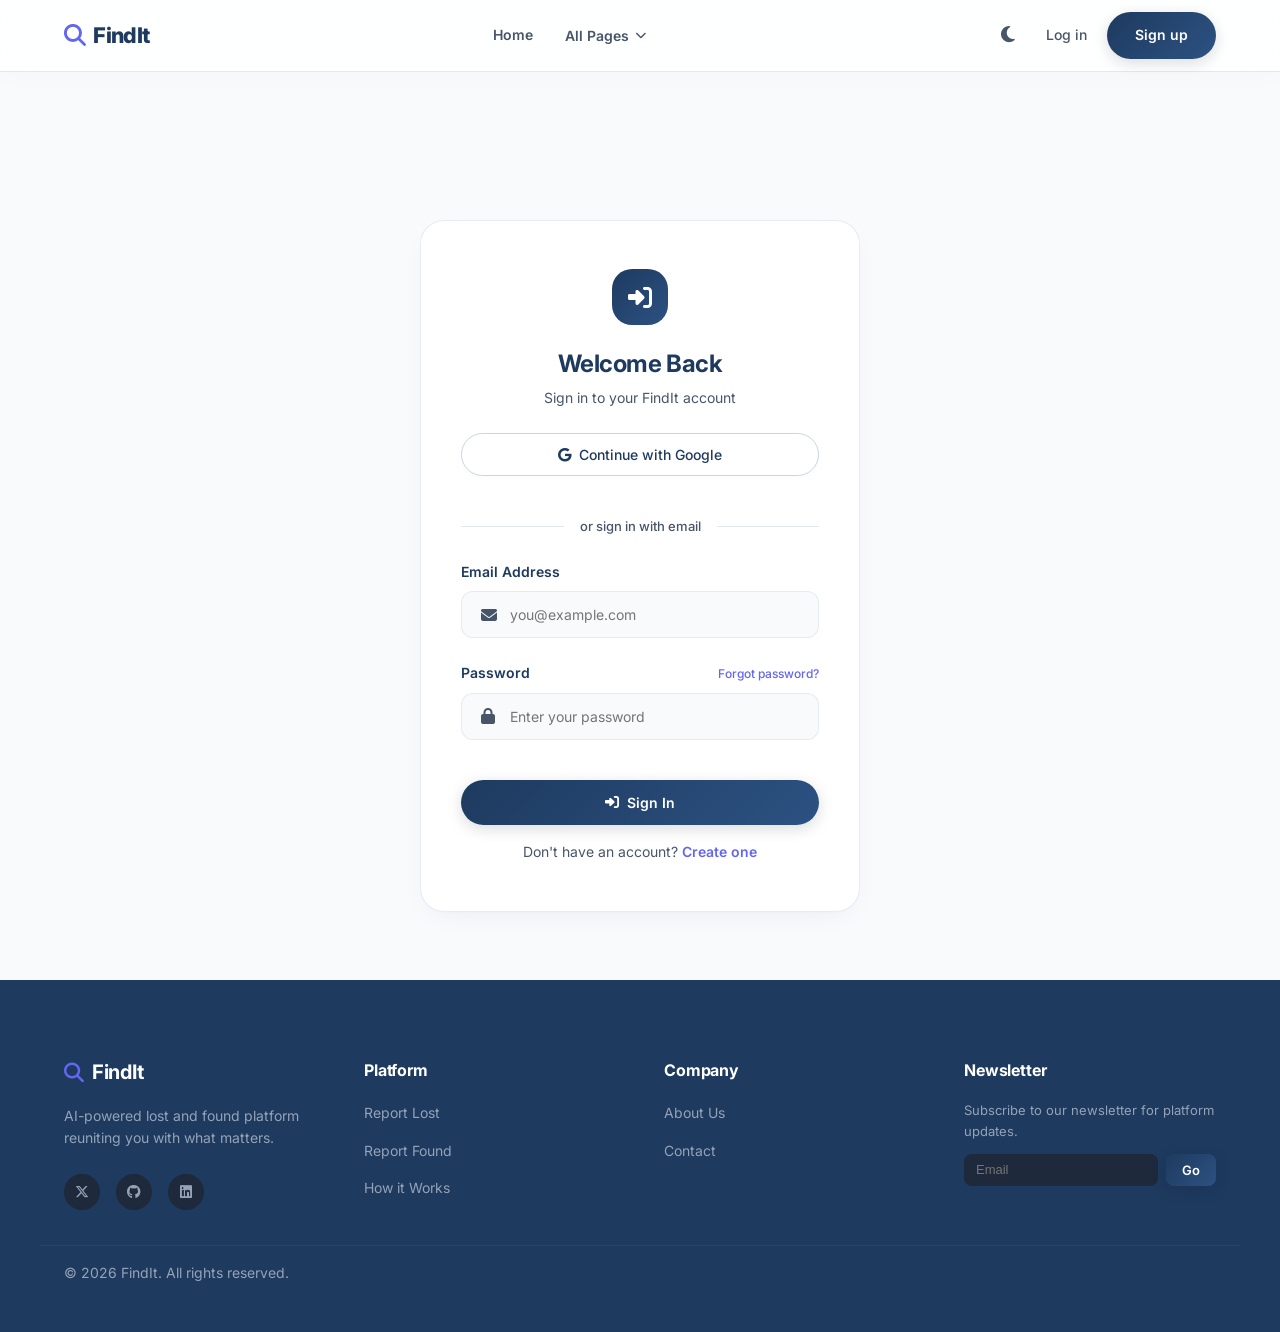
<file: FindIt/login.html>
<!DOCTYPE html>
<html lang="en">

<head>
  <meta charset="UTF-8" />
  <meta name="viewport" content="width=device-width, initial-scale=1.0" />
  <title>Login - FindIt</title>
  <link rel="preconnect" href="https://fonts.googleapis.com">
  <link rel="preconnect" href="https://fonts.gstatic.com" crossorigin>
  <link href="https://fonts.googleapis.com/css2?family=Inter:wght@400;500;600;700&display=swap" rel="stylesheet">
  <link rel="stylesheet" href="https://cdnjs.cloudflare.com/ajax/libs/font-awesome/6.4.0/css/all.min.css">
  <link rel="stylesheet" href="css/style.css">
</head>

<body>

  <div id="navbar-container"></div>

  <main class="main-content">
    <div class="auth-container animate-fade-in">
      <div class="auth-card">

        <div class="text-center mb-6">
          <div class="auth-icon"><i class="fa-solid fa-right-to-bracket"></i></div>
          <h1 style="font-size: 1.5rem; margin-bottom: 0.5rem;">Welcome Back</h1>
          <p class="text-muted" style="font-size: 0.875rem;">Sign in to your FindIt account</p>
        </div>

        <button class="btn btn-secondary w-full mb-4" onclick="handleGoogleLogin()" style="font-weight: 500;">
          <i class="fa-brands fa-google" style="color: #1e3a5f;"></i> Continue with Google
        </button>

        <div class="divider"><span>or sign in with email</span></div>

        <form id="login-form">
          <div class="form-group">
            <label class="form-label">Email Address</label>
            <div class="input-icon-wrapper">
              <i class="fa-solid fa-envelope"></i>
              <input type="email" id="email" class="form-control" required placeholder="you@example.com">
            </div>
          </div>

          <div class="form-group">
            <div style="display: flex; justify-content: space-between; align-items: center; margin-bottom: 0.5rem;">
              <label class="form-label" style="margin-bottom: 0;">Password</label>
              <a href="#" style="font-size: 0.75rem; color: var(--secondary); font-weight: 500;">Forgot password?</a>
            </div>
            <div class="input-icon-wrapper">
              <i class="fa-solid fa-lock"></i>
              <input type="password" id="password" class="form-control" required placeholder="Enter your password">
            </div>
          </div>

          <button type="submit" id="submit-btn" class="btn btn-primary w-full mt-4" style="padding: 0.875rem;">
            <i class="fa-solid fa-right-to-bracket"></i> Sign In
          </button>
        </form>

        <p class="text-center text-muted mt-4" style="font-size: 0.875rem;">
          Don't have an account? <a href="signup.html" style="color: var(--secondary); font-weight: 600;">Create one</a>
        </p>

      </div>
    </div>
  </main>

  <div id="footer-container"></div>
  <script src="js/script.js"></script>

  <script>
    document.getElementById('login-form').addEventListener('submit', (e) => {
      e.preventDefault();

      const email = document.getElementById('email').value.trim();
      const password = document.getElementById('password').value.trim();

      if (!email || !password) {
        showToast('Please fill in all fields', 'error');
        return;
      }

      const btn = document.getElementById('submit-btn');
      btn.innerHTML = '<i class="fa-solid fa-circle-notch fa-spin"></i> Signing in...';
      btn.disabled = true;

      setTimeout(() => {
        const users = JSON.parse(localStorage.getItem('findit_users')) || [];
        const user = users.find(u => u.email === email && u.password === password);

        if (user) {
          localStorage.setItem('findit_currentUser', JSON.stringify({ name: user.name, email: user.email }));
          showToast('Successfully logged in!', 'success');
          setTimeout(() => window.location.href = 'dashboard.html', 1000);
        } else {
          showToast('Invalid email or password', 'error');
          btn.innerHTML = '<i class="fa-solid fa-right-to-bracket"></i> Sign In';
          btn.disabled = false;
        }
      }, 800);
    });

    window.handleGoogleLogin = () => {
      localStorage.setItem('findit_currentUser', JSON.stringify({ name: "Google User", email: "google@example.com" }));
      showToast('Google Sign In successful!', 'success');
      setTimeout(() => window.location.href = 'dashboard.html', 1000);
    };
  </script>
</body>

</html>
</file>
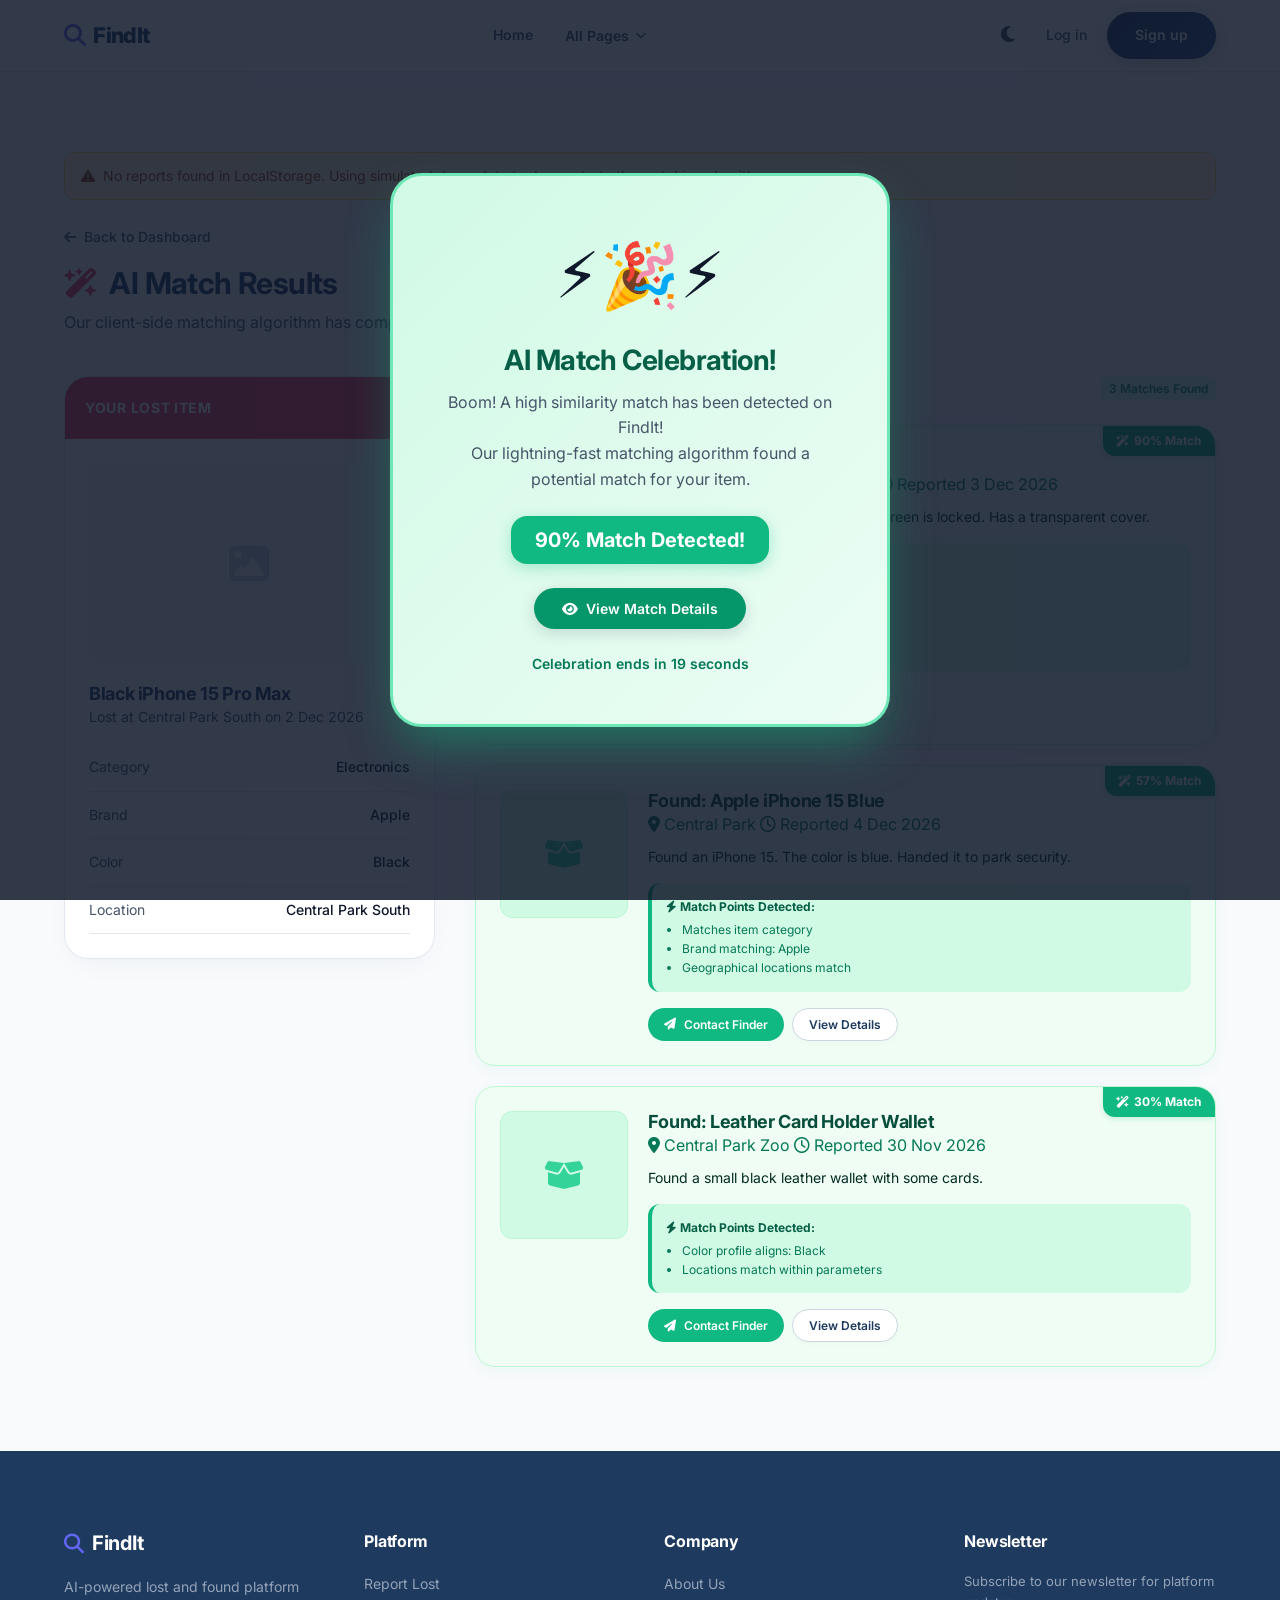
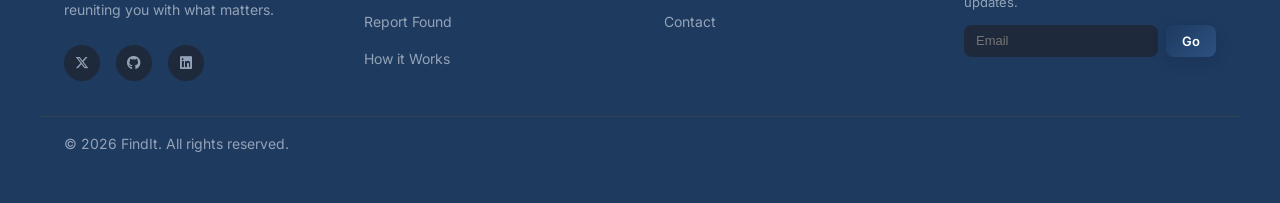
<file: FindIt/match.html>
<!DOCTYPE html>
<html lang="en">

<head>
  <meta charset="UTF-8" />
  <meta name="viewport" content="width=device-width, initial-scale=1.0" />
  <title>AI Match Results - FindIt</title>
  <link rel="preconnect" href="https://fonts.googleapis.com">
  <link rel="preconnect" href="https://fonts.gstatic.com" crossorigin>
  <link href="https://fonts.googleapis.com/css2?family=Inter:wght@400;500;600;700&display=swap" rel="stylesheet">
  <link rel="stylesheet" href="https://cdnjs.cloudflare.com/ajax/libs/font-awesome/6.4.0/css/all.min.css">
  <link rel="stylesheet" href="css/style.css">
  <style>
    /* Green Design System for Match Cards */
    .green-match-card {
      background: #f0fdf4;
      border: 1px solid #bbf7d0;
      border-radius: 1.25rem;
      padding: 1.5rem;
      display: flex;
      gap: 1.25rem;
      position: relative;
      overflow: hidden;
      margin-bottom: 1.25rem;
      box-shadow: 0 4px 15px rgba(16, 185, 129, 0.05);
      transition: transform 0.3s cubic-bezier(0.4, 0, 0.2, 1), box-shadow 0.3s cubic-bezier(0.4, 0, 0.2, 1);
    }

    .green-match-card:hover {
      transform: translateY(-5px);
      box-shadow: 0 12px 25px rgba(16, 185, 129, 0.12);
    }

    .green-badge {
      position: absolute;
      top: 0;
      right: 0;
      font-size: 0.75rem;
      font-weight: 700;
      padding: 0.35rem 0.85rem;
      border-bottom-left-radius: 0.75rem;
      color: white;
      background: #10b981;
      display: flex;
      align-items: center;
      gap: 0.25rem;
      box-shadow: 0 2px 5px rgba(16, 185, 129, 0.2);
    }

    .green-match-image {
      width: 8rem;
      height: 8rem;
      background: #d1fae5;
      border-radius: 0.75rem;
      flex-shrink: 0;
      display: flex;
      align-items: center;
      justify-content: center;
      font-size: 2rem;
      color: #34d399;
      border: 1px solid #bbf7d0;
    }

    .green-match-image img {
      width: 100%;
      height: 100%;
      object-fit: cover;
      border-radius: 0.75rem;
    }

    .green-meta-label {
      background: #d1fae5;
      color: #059669;
      font-size: 0.75rem;
      font-weight: 600;
      padding: 0.125rem 0.5rem;
      border-radius: 0.375rem;
    }

    .green-ai-reasoning {
      background: #d1fae5;
      border-radius: 0.75rem;
      padding: 0.875rem;
      margin-bottom: 1rem;
      border-left: 4px solid #10b981;
    }

    .green-ai-reasoning p {
      font-size: 0.75rem;
      font-weight: 700;
      color: #065f46;
      margin-bottom: 0.25rem;
    }

    .green-ai-reasoning ul {
      font-size: 0.75rem;
      color: #047857;
      margin-left: 1rem;
      list-style-type: disc;
    }

    .btn-green {
      background-color: #10b981;
      color: white;
      font-size: 0.75rem;
      padding: 0.5rem 1rem;
    }

    .btn-green:hover {
      background-color: #059669;
      transform: translateY(-2px);
      box-shadow: 0 4px 10px rgba(16, 185, 129, 0.3);
    }

    /* Celebration & Lightning Animation */
    .celebration-overlay {
      position: fixed;
      top: 0;
      left: 0;
      width: 100%;
      height: 100%;
      background: rgba(15, 23, 42, 0.85);
      z-index: 999;
      display: flex;
      align-items: center;
      justify-content: center;
      overflow: hidden;
    }

    /* Lightning Flash Effect */
    .lightning-layer {
      position: absolute;
      top: 0;
      left: 0;
      width: 100%;
      height: 100%;
      pointer-events: none;
      z-index: 1000;
      animation: lightning-flash 5s infinite;
    }

    @keyframes lightning-flash {

      0%,
      95%,
      100% {
        background-color: rgba(255, 255, 255, 0);
      }

      96%,
      98% {
        background-color: rgba(255, 255, 255, 0.9);
        box-shadow: 0 0 100px rgba(255, 255, 255, 0.9) inset;
      }

      97% {
        background-color: rgba(255, 255, 255, 0);
      }

      99% {
        background-color: rgba(255, 255, 255, 0.8);
      }
    }

    .celebration-card {
      background: linear-gradient(135deg, #d1fae5, #ecfdf5);
      border: 3px solid #6ee7b7;
      border-radius: 2rem;
      padding: 3rem;
      max-width: 500px;
      width: 90%;
      text-align: center;
      position: relative;
      z-index: 1001;
      box-shadow: 0 25px 50px -12px rgba(16, 185, 129, 0.5);
      animation: pop-up 0.5s cubic-bezier(0.34, 1.56, 0.64, 1);
    }

    @keyframes pop-up {
      0% {
        transform: scale(0.5);
        opacity: 0;
      }

      100% {
        transform: scale(1);
        opacity: 1;
      }
    }

    .celebration-timer {
      font-size: 0.875rem;
      font-weight: 600;
      color: #047857;
      margin-top: 1.5rem;
    }

    /* Confetti Particle Animation */
    .particle {
      position: absolute;
      width: 10px;
      height: 10px;
      opacity: 0.8;
      border-radius: 50%;
      animation: fall linear infinite;
    }

    @keyframes fall {
      0% {
        transform: translateY(-20px) rotate(0deg);
        opacity: 1;
      }

      100% {
        transform: translateY(105vh) rotate(360deg);
        opacity: 0;
      }
    }

    /* Demo Alert Header styling */
    .demo-banner {
      background-color: #fef3c7;
      border: 1px solid #fcd34d;
      color: #92400e;
      border-radius: 0.75rem;
      padding: 0.75rem 1rem;
      margin-bottom: 1.5rem;
      font-size: 0.875rem;
      display: flex;
      align-items: center;
      gap: 0.5rem;
    }
  </style>
</head>

<body>

  <div id="navbar-container"></div>

  <main class="main-content">
    <div class="container animate-fade-in" style="padding-bottom: 4rem;">

      <!-- Demo Alert Banner -->
      <div id="demo-alert" class="demo-banner" style="display: none;">
        <i class="fa-solid fa-triangle-exclamation"></i>
        <span>No reports found in LocalStorage. Using simulated demo data to demonstrate the matching algorithm.</span>
      </div>

      <!-- Header -->
      <div class="match-header">
        <div>
          <a href="dashboard.html"
            style="font-size: 0.875rem; font-weight: 500; color: var(--text-muted); display: inline-flex; align-items: center; gap: 0.5rem; margin-bottom: 1rem;">
            <i class="fa-solid fa-arrow-left"></i> Back to Dashboard
          </a>
          <h1 style="display: flex; align-items: center; gap: 0.75rem; font-size: 1.875rem;">
            <i class="fa-solid fa-wand-magic-sparkles" style="color: #f43f5e;"></i> AI Match Results
          </h1>
          <p class="text-muted" style="margin-top: 0.5rem;">Our client-side matching algorithm has compared the reports
            and identified these potential matches.</p>
        </div>
      </div>

      <!-- Main Layout -->
      <div class="match-grid">

        <!-- Left Column: Source Lost Item -->
        <div>
          <div class="source-item-card">
            <div class="source-header" style="background: #f43f5e;">Your Lost Item</div>
            <div class="source-body">
              <div id="source-image-container" class="image-placeholder"><i class="fa-solid fa-image"></i></div>
              <h4 id="source-title" style="font-size: 1.125rem;">-</h4>
              <p class="text-muted" id="source-subtitle" style="font-size: 0.875rem; margin-bottom: 1rem;">-</p>

              <div class="detail-row">
                <span class="text-muted">Category</span>
                <span id="source-category" style="font-weight: 500;">-</span>
              </div>
              <div class="detail-row">
                <span class="text-muted">Brand</span>
                <span id="source-brand" style="font-weight: 500;">-</span>
              </div>
              <div class="detail-row">
                <span class="text-muted">Color</span>
                <span id="source-color" style="font-weight: 500;">-</span>
              </div>
              <div class="detail-row">
                <span class="text-muted">Location</span>
                <span id="source-location" style="font-weight: 500;">-</span>
              </div>
            </div>
          </div>
        </div>

        <!-- Right Column: Matches -->
        <div>
          <div style="display: flex; justify-content: space-between; align-items: center; margin-bottom: 1.5rem;">
            <h2 style="font-size: 1.25rem;">Top Matching Found Items</h2>
            <span id="match-count" class="green-meta-label">0 Matches</span>
          </div>

          <div id="matches-list">
            <!-- Dynamically populated matched items -->
          </div>
        </div>

      </div>
    </div>
  </main>

  <!-- Celebration Popup Overlay -->
  <div id="celebration-overlay" class="celebration-overlay" style="display: none;">
    <!-- Lightning Flash Layer -->
    <div class="lightning-layer"></div>

    <div class="celebration-card">
      <div style="font-size: 4rem; margin-bottom: 1rem;">⚡🎉⚡</div>
      <h2 style="font-size: 1.75rem; color: #065f46; margin-bottom: 0.75rem;">AI Match Celebration!</h2>
      <p class="text-muted" style="line-height: 1.6; margin-bottom: 1.5rem;">
        Boom! A high similarity match has been detected on FindIt!<br />
        Our lightning-fast matching algorithm found a potential match for your item.
      </p>

      <div id="top-match-badge"
        style="display: inline-block; background: #10b981; color: white; padding: 0.5rem 1.5rem; border-radius: 1rem; font-weight: 700; font-size: 1.25rem; margin-bottom: 1.5rem; box-shadow: 0 4px 15px rgba(16,185,129,0.3);">
        92% Match Detected!
      </div>

      <div>
        <button class="btn btn-primary" onclick="closeCelebration()" style="background: #059669;">
          <i class="fa-solid fa-eye"></i> View Match Details
        </button>
      </div>

      <div class="celebration-timer" id="celebration-timer">
        Celebration ends in 20 seconds
      </div>
    </div>
  </div>

  <div id="footer-container"></div>
  <script src="js/script.js"></script>

  <script>
    /* ===== Matching Logic Configuration ===== */
    const MATCH_THRESHOLD = 15; // Show anything over 15% similarity
    let celebrationInterval = null;
    let celebrationTimeout = null;
    let celebrationSecondsLeft = 20;

    /* ===== Mock Data Setup for Demonstrations ===== */
    function injectMockDataIfEmpty() {
      const lostReports = JSON.parse(localStorage.getItem('findit_lost_reports')) || [];
      const foundReports = JSON.parse(localStorage.getItem('findit_found_reports')) || [];

      let hasData = true;

      // Check if we need to mock lost items
      if (lostReports.length === 0) {
        hasData = false;
        const mockLost = {
          id: 'LOST-DEMO-1',
          type: 'lost',
          reporterName: 'Sumit Kumar',
          reporterPhone: '+91 9876543210',
          reporterEmail: 'sumit@example.com',
          itemName: 'Black iPhone 15 Pro Max',
          category: 'electronics',
          brand: 'Apple',
          color: 'Black',
          description: 'Lost my iPhone 15 Pro Max with a clear Spigen case. Screen has a glass protector.',
          dateLost: new Date(Date.now() - 3 * 24 * 60 * 60 * 1000).toISOString().split('T')[0],
          location: 'Central Park South',
          reward: '₹2000',
          image: null,
          status: 'active',
          createdAt: new Date().toISOString()
        };
        lostReports.push(mockLost);
        localStorage.setItem('findit_lost_reports', JSON.stringify(lostReports));
      }

      // Check if we need to mock found items
      if (foundReports.length === 0) {
        hasData = false;
        const mockFound1 = {
          id: 'FOUND-DEMO-1',
          type: 'found',
          finderName: 'Kunal Sen',
          finderPhone: '+91 9998887776',
          finderEmail: 'kunal@example.com',
          itemName: 'iPhone 15 Pro Max',
          category: 'electronics',
          brand: 'Apple',
          color: 'Black',
          description: 'Found a black iPhone 15 Pro Max. Screen is locked. Has a transparent cover.',
          dateFound: new Date(Date.now() - 2 * 24 * 60 * 60 * 1000).toISOString().split('T')[0],
          location: 'Central Park South Entrance',
          currentHolder: 'With me',
          image: null,
          status: 'active',
          createdAt: new Date().toISOString()
        };

        const mockFound2 = {
          id: 'FOUND-DEMO-2',
          type: 'found',
          finderName: 'Rajesh V',
          finderPhone: '+91 9898989898',
          finderEmail: 'rajesh@example.com',
          itemName: 'Apple iPhone 15 Blue',
          category: 'electronics',
          brand: 'Apple',
          color: 'Blue',
          description: 'Found an iPhone 15. The color is blue. Handed it to park security.',
          dateFound: new Date(Date.now() - 1 * 24 * 60 * 60 * 1000).toISOString().split('T')[0],
          location: 'Central Park',
          currentHolder: 'Security Office',
          image: null,
          status: 'active',
          createdAt: new Date().toISOString()
        };

        const mockFound3 = {
          id: 'FOUND-DEMO-3',
          type: 'found',
          finderName: 'Priya Patel',
          finderPhone: '+91 9777666555',
          finderEmail: 'priya@example.com',
          itemName: 'Leather Card Holder Wallet',
          category: 'wallet',
          brand: 'N/A',
          color: 'Black',
          description: 'Found a small black leather wallet with some cards.',
          dateFound: new Date(Date.now() - 5 * 24 * 60 * 60 * 1000).toISOString().split('T')[0],
          location: 'Central Park Zoo',
          currentHolder: 'With me',
          image: null,
          status: 'active',
          createdAt: new Date().toISOString()
        };

        foundReports.push(mockFound1, mockFound2, mockFound3);
        localStorage.setItem('findit_found_reports', JSON.stringify(foundReports));
      }

      if (!hasData) {
        document.getElementById('demo-alert').style.display = 'flex';
      }
    }

    /* ===== Similarity Calculation Algorithm ===== */
    function calculateSimilarity(lost, found) {
      let score = 0;

      // 1. Category comparison (20% weight)
      if (lost.category && found.category && lost.category.toLowerCase().trim() === found.category.toLowerCase().trim()) {
        score += 20;
      }

      // 2. Brand comparison (15% weight)
      if (lost.brand && found.brand) {
        const lb = lost.brand.toLowerCase().trim();
        const fb = found.brand.toLowerCase().trim();
        if (lb !== 'n/a' && fb !== 'n/a' && lb !== '' && fb !== '') {
          if (lb === fb) {
            score += 15;
          } else if (lb.includes(fb) || fb.includes(lb)) {
            score += 10;
          }
        }
      }

      // 3. Color comparison (20% weight)
      if (lost.color && found.color) {
        const lc = lost.color.toLowerCase().trim();
        const fc = found.color.toLowerCase().trim();
        if (lc === fc) {
          score += 20;
        } else if (lc.includes(fc) || fc.includes(lc)) {
          score += 15;
        } else {
          const lWords = lc.split(/\s+/).filter(w => w.length > 2);
          const fWords = fc.split(/\s+/).filter(w => w.length > 2);
          const intersection = lWords.filter(w => fWords.includes(w));
          if (intersection.length > 0) score += 10;
        }
      }

      // 4. Location comparison (20% weight)
      if (lost.location && found.location) {
        const ll = lost.location.toLowerCase().trim();
        const fl = found.location.toLowerCase().trim();
        if (ll === fl) {
          score += 20;
        } else if (ll.includes(fl) || fl.includes(ll)) {
          score += 15;
        } else {
          const lWords = ll.split(/[\s,.-]+/).filter(w => w.length > 3);
          const fWords = fl.split(/[\s,.-]+/).filter(w => w.length > 3);
          const intersection = lWords.filter(w => fWords.includes(w));
          if (intersection.length > 0) score += 10;
        }
      }

      // 5. Item Name comparison (25% weight)
      if (lost.itemName && found.itemName) {
        const ln = lost.itemName.toLowerCase().trim();
        const fn = found.itemName.toLowerCase().trim();
        if (ln === fn) {
          score += 25;
        } else if (ln.includes(fn) || fn.includes(ln)) {
          score += 20;
        } else {
          // Token Overlap (Jaccard-like index on words)
          const lWords = ln.split(/\s+/).filter(w => w.length > 1);
          const fWords = fn.split(/\s+/).filter(w => w.length > 1);
          const union = new Set([...lWords, ...fWords]);
          const intersection = lWords.filter(w => fWords.includes(w));
          if (union.size > 0) {
            const overlap = (intersection.length / union.size) * 25;
            score += Math.round(overlap);
          }
        }
      }

      // Baseline fallback for matches of the same category to keep it realistic
      if (score < 15 && lost.category && found.category && lost.category === found.category) {
        score = 15 + Math.floor(Math.random() * 5); // baseline ~15-20%
      }

      return Math.min(score, 100);
    }

    /* ===== Main Execution Flow ===== */
    function runMatchProcess() {
      // 1. Setup mock data if localStorage is empty
      injectMockDataIfEmpty();

      // 2. Retrieve lost item to match
      const urlParams = new URLSearchParams(window.location.search);
      const lostId = urlParams.get('id');

      const lostReports = JSON.parse(localStorage.getItem('findit_lost_reports')) || [];
      let sourceItem = null;

      if (lostId) {
        sourceItem = lostReports.find(r => r.id === lostId);
      }

      // Fallback: Use the most recent lost report if none specified or not found
      if (!sourceItem && lostReports.length > 0) {
        sourceItem = lostReports[lostReports.length - 1];
      }

      if (!sourceItem) {
        document.getElementById('matches-list').innerHTML = `
          <div class="empty-state">
            <i class="fa-solid fa-circle-info" style="font-size: 3rem; color: #fda4af; margin-bottom: 1rem;"></i>
            <h3>No Lost Items Available</h3>
            <p class="text-muted">Please report a lost item first to search for matching found items.</p>
            <a href="report-lost.html" class="btn btn-primary mt-2">Report Lost Item</a>
          </div>
        `;
        return;
      }

      // 3. Render Source Item Card details
      document.getElementById('source-title').textContent = sourceItem.itemName;
      document.getElementById('source-subtitle').textContent = `Lost at ${sourceItem.location} on ${formatDate(sourceItem.dateLost)}`;
      document.getElementById('source-category').textContent = capitalize(sourceItem.category || 'Other');
      document.getElementById('source-brand').textContent = sourceItem.brand || 'N/A';
      document.getElementById('source-color').textContent = sourceItem.color;
      document.getElementById('source-location').textContent = sourceItem.location;

      if (sourceItem.image) {
        document.getElementById('source-image-container').innerHTML = `<img src="${sourceItem.image}" alt="${sourceItem.itemName}" style="width:100%; height:100%; object-fit:cover; border-radius:0.75rem;" />`;
      }

      // 4. Calculate similarity percentages against found reports
      const foundReports = JSON.parse(localStorage.getItem('findit_found_reports')) || [];
      const matches = foundReports.map(foundItem => {
        const similarity = calculateSimilarity(sourceItem, foundItem);
        return {
          item: foundItem,
          similarity: similarity
        };
      })
        .filter(match => match.similarity >= MATCH_THRESHOLD)
        .sort((a, b) => b.similarity - a.similarity);

      // 5. Render top matched found items
      document.getElementById('match-count').textContent = `${matches.length} Matches Found`;

      const listContainer = document.getElementById('matches-list');
      if (matches.length === 0) {
        listContainer.innerHTML = `
          <div class="empty-state">
            <i class="fa-solid fa-magnifying-glass" style="font-size: 3rem; color: #cbd5e1; margin-bottom: 1rem;"></i>
            <h3>No matching found items found yet</h3>
            <p class="text-muted">No items currently meet the match criteria. We will notify you if a finder reports a matching item.</p>
          </div>
        `;
        return;
      }

      listContainer.innerHTML = matches.map(match => {
        const item = match.item;
        const imageHtml = item.image
          ? `<img src="${item.image}" alt="${item.itemName}" />`
          : `<i class="fa-solid fa-box-open"></i>`;

        let matchClass = 'badge-med';
        let matchWord = 'Moderate Match';
        if (match.similarity >= 80) {
          matchClass = 'badge-high';
          matchWord = 'High Match';
        } else if (match.similarity < 40) {
          matchClass = 'badge-low';
          matchWord = 'Low Match';
        }

        // Generate AI Match points reasoning list based on overlap
        const reasoningPoints = [];
        if (sourceItem.category === item.category) reasoningPoints.push('Matches item category');
        if (sourceItem.color.toLowerCase().includes(item.color.toLowerCase()) || item.color.toLowerCase().includes(sourceItem.color.toLowerCase())) {
          reasoningPoints.push(`Color profile aligns: ${item.color}`);
        }
        if (sourceItem.brand && item.brand && sourceItem.brand.toLowerCase() === item.brand.toLowerCase()) reasoningPoints.push(`Brand matching: ${item.brand}`);
        if (sourceItem.location.toLowerCase().includes(item.location.toLowerCase()) || item.location.toLowerCase().includes(sourceItem.location.toLowerCase())) {
          reasoningPoints.push('Geographical locations match');
        } else {
          reasoningPoints.push('Locations match within parameters');
        }

        return `
          <div class="green-match-card">
            <div class="green-badge"><i class="fa-solid fa-wand-magic-sparkles"></i> ${match.similarity}% Match</div>
            <div class="green-match-image">${imageHtml}</div>
            <div class="match-info" style="flex: 1;">
              <h3 style="color: #064e3b; font-size: 1.125rem;">Found: ${item.itemName}</h3>
              <div class="match-meta" style="margin-bottom: 0.5rem;">
                <span style="color: #047857;"><i class="fa-solid fa-location-dot"></i> ${item.location}</span>
                <span style="color: #047857;"><i class="fa-regular fa-clock"></i> Reported ${formatDate(item.dateFound)}</span>
              </div>
              <p style="font-size: 0.875rem; margin-bottom: 1rem; color: #022c22; line-height: 1.5;">${item.description}</p>
              
              <div class="green-ai-reasoning">
                <p><i class="fa-solid fa-bolt green-icon"></i> Match Points Detected:</p>
                <ul>
                  ${reasoningPoints.map(p => `<li>${p}</li>`).join('')}
                </ul>
              </div>
              
              <div style="display: flex; gap: 0.5rem;">
                <button class="btn btn-green" onclick="showToast('Contact request sent!', 'success')">
                  <i class="fa-solid fa-paper-plane"></i> Contact Finder
                </button>
                <button class="btn btn-secondary" style="font-size: 0.75rem; padding: 0.5rem 1rem;" onclick="viewFoundDetail('${item.id}')">
                  View Details
                </button>
              </div>
            </div>
          </div>
        `;
      }).join('');

      // 6. Celebration trigger if top match is >= 80%
      if (matches[0] && matches[0].similarity >= 80) {
        triggerCelebration(matches[0].similarity);
      }
    }

    /* ===== Celebration Logic ===== */
    function triggerCelebration(percent) {
      const overlay = document.getElementById('celebration-overlay');
      const badge = document.getElementById('top-match-badge');
      badge.textContent = `${percent}% Match Detected!`;
      overlay.style.display = 'flex';

      // Create confetti
      createConfetti();

      // Countdown Timer Setup
      celebrationSecondsLeft = 20;
      const timerText = document.getElementById('celebration-timer');
      timerText.textContent = `Celebration ends in ${celebrationSecondsLeft} seconds`;

      celebrationInterval = setInterval(() => {
        celebrationSecondsLeft--;
        if (celebrationSecondsLeft <= 0) {
          closeCelebration();
        } else {
          timerText.textContent = `Celebration ends in ${celebrationSecondsLeft} seconds`;
        }
      }, 1000);

      celebrationTimeout = setTimeout(() => {
        closeCelebration();
      }, 20000);
    }

    function createConfetti() {
      const overlay = document.getElementById('celebration-overlay');
      const colors = ['#f43f5e', '#ec4899', '#fbcfe8', '#fb7185', '#f472b6', '#fbbf24', '#f59e0b'];

      for (let i = 0; i < 70; i++) {
        const particle = document.createElement('div');
        particle.className = 'particle';

        // Random style setup
        const size = Math.random() * 8 + 6;
        particle.style.width = `${size}px`;
        particle.style.height = `${size}px`;
        particle.style.backgroundColor = colors[Math.floor(Math.random() * colors.length)];
        particle.style.left = `${Math.random() * 100}%`;
        particle.style.top = `-${Math.random() * 50 + 20}px`;

        // Random falling parameters
        const duration = Math.random() * 3 + 2;
        const delay = Math.random() * 5;
        particle.style.animationDuration = `${duration}s`;
        particle.style.animationDelay = `${delay}s`;

        overlay.appendChild(particle);
      }
    }

    window.closeCelebration = function () {
      const overlay = document.getElementById('celebration-overlay');
      overlay.style.display = 'none';
      clearInterval(celebrationInterval);
      clearTimeout(celebrationTimeout);

      // Clean up confetti elements
      const particles = overlay.querySelectorAll('.particle');
      particles.forEach(p => p.remove());
    };

    /* ===== View Details of Found Item ===== */
    window.viewFoundDetail = function (itemId) {
      const foundReports = JSON.parse(localStorage.getItem('findit_found_reports')) || [];
      const item = foundReports.find(i => i.id === itemId);
      if (!item) return;
      showToast(`Reviewing item: ${item.itemName} at ${item.location}`, 'success');
    };

    /* ===== Helper formatting utilities ===== */
    function capitalize(str) {
      return str.charAt(0).toUpperCase() + str.slice(1);
    }

    function formatDate(dateStr) {
      if (!dateStr) return 'N/A';
      const d = new Date(dateStr);
      return d.toLocaleDateString('en-IN', { day: 'numeric', month: 'short', year: 'numeric' });
    }

    // Run matching on load
    runMatchProcess();
  </script>
</body>

</html>
</file>
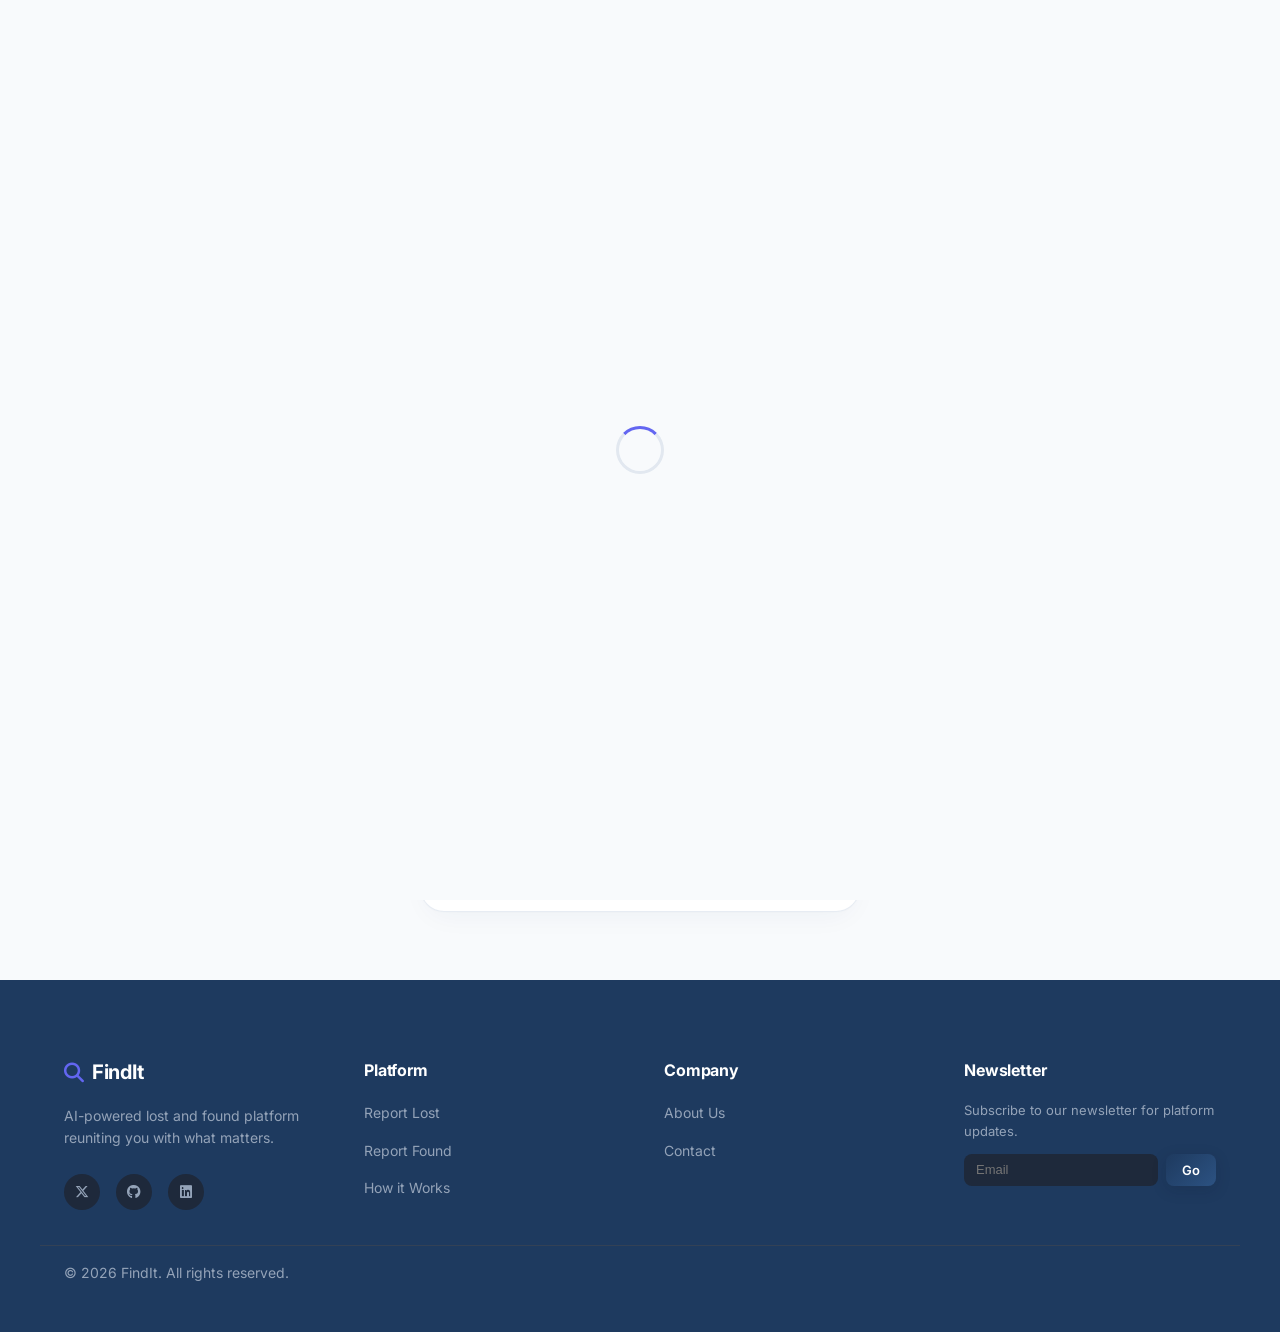
<file: FindIt/profile.html>
<!DOCTYPE html>
<html lang="en">

<head>
  <meta charset="UTF-8" />
  <meta name="viewport" content="width=device-width, initial-scale=1.0" />
  <title>Profile - FindIt</title>
  <link rel="preconnect" href="https://fonts.googleapis.com">
  <link rel="preconnect" href="https://fonts.gstatic.com" crossorigin>
  <link href="https://fonts.googleapis.com/css2?family=Inter:wght@400;500;600;700&display=swap" rel="stylesheet">
  <link rel="stylesheet" href="https://cdnjs.cloudflare.com/ajax/libs/font-awesome/6.4.0/css/all.min.css">
  <link rel="stylesheet" href="css/style.css">

</head>

<body>

  <div id="navbar-container"></div>

  <main class="main-content">
    <div class="container animate-fade-in">

      <h1 style="font-size: 1.875rem; margin-bottom: 2rem;">Account Settings</h1>

      <div class="profile-layout">

        <!-- Sidebar -->
        <div class="profile-sidebar">
          <div class="user-badge">
            <div class="user-avatar-small" id="sidebar-avatar">U</div>
            <div>
              <p style="font-weight: 700;" id="sidebar-name">User Account</p>
              <p style="font-size: 0.75rem; color: var(--text-muted);">Free Plan</p>
            </div>
          </div>

          <nav class="sidebar-nav">
            <a href="#" class="active"><i class="fa-solid fa-user"></i> Personal Info</a>
            <a href="#"><i class="fa-solid fa-shield-halved"></i> Security</a>
            <a href="#"><i class="fa-solid fa-bell"></i> Notifications</a>
          </nav>
        </div>

        <!-- Content -->
        <div class="profile-content">
          <h2 style="font-size: 1.25rem; margin-bottom: 1.5rem;">Personal Information</h2>

          <form id="profile-form">
            <div class="avatar-upload">
              <div class="avatar-large">
                <i class="fa-solid fa-user"></i>
                <button type="button" class="avatar-btn"><i class="fa-solid fa-camera"></i></button>
              </div>
              <div>
                <p style="font-size: 0.875rem; color: var(--text-muted); margin-bottom: 0.25rem;">Avatar</p>
                <p style="font-size: 0.75rem; color: #94a3b8;">JPG or PNG no larger than 5MB</p>
              </div>
            </div>

            <div class="form-grid">
              <div class="form-group">
                <label class="form-label">Full Name</label>
                <input type="text" id="profile-name" class="form-control" value="User Account" required />
              </div>
              <div class="form-group">
                <label class="form-label">Email Address</label>
                <input type="email" id="profile-email" class="form-control" value="user@example.com" disabled
                  style="background: var(--bg-color); cursor: not-allowed;" />
                <p style="font-size: 0.75rem; color: #94a3b8; margin-top: 0.25rem;">Email cannot be changed.</p>
              </div>
              <div class="form-group">
                <label class="form-label">Phone Number</label>
                <input type="tel" id="profile-phone" class="form-control" placeholder="+1 (555) 000-0000" />
              </div>
              <div class="form-group">
                <label class="form-label">Location</label>
                <input type="text" id="profile-location" class="form-control" placeholder="City, Country" />
              </div>
            </div>

            <div class="form-actions">
              <button type="button" class="btn btn-secondary" onclick="loadProfile()">Cancel</button>
              <button type="submit" class="btn btn-primary">Save Changes</button>
            </div>
          </form>
        </div>

      </div>
    </div>
  </main>

  <div id="footer-container"></div>
  <script src="js/script.js"></script>
  <script>
    // Load profile information
    function loadProfile() {
      const currentUser = JSON.parse(localStorage.getItem('findit_currentUser'));

      // Protect route: Redirect if not logged in
      if (!currentUser) {
        showToast('Please log in to access settings', 'error');
        setTimeout(() => {
          window.location.href = 'login.html';
        }, 1000);
        return;
      }

      // Populate fields
      document.getElementById('profile-name').value = currentUser.name || '';
      document.getElementById('profile-email').value = currentUser.email || '';
      document.getElementById('profile-phone').value = currentUser.phone || '';
      document.getElementById('profile-location').value = currentUser.location || '';

      // Update sidebar
      document.getElementById('sidebar-name').textContent = currentUser.name || 'User';
      const initial = (currentUser.name || 'U').charAt(0).toUpperCase();
      document.getElementById('sidebar-avatar').textContent = initial;
    }

    // Save changes
    document.getElementById('profile-form').addEventListener('submit', (e) => {
      e.preventDefault();

      const newName = document.getElementById('profile-name').value.trim();
      const newPhone = document.getElementById('profile-phone').value.trim();
      const newLocation = document.getElementById('profile-location').value.trim();

      if (!newName) {
        showToast('Name is required', 'error');
        return;
      }

      const currentUser = JSON.parse(localStorage.getItem('findit_currentUser'));
      if (!currentUser) return;

      // Update currentUser session
      currentUser.name = newName;
      currentUser.phone = newPhone;
      currentUser.location = newLocation;
      localStorage.setItem('findit_currentUser', JSON.stringify(currentUser));

      // Update persistent users database in LocalStorage
      const users = JSON.parse(localStorage.getItem('findit_users')) || [];
      const userIndex = users.findIndex(u => u.email === currentUser.email);
      if (userIndex !== -1) {
        users[userIndex].name = newName;
        users[userIndex].phone = newPhone;
        users[userIndex].location = newLocation;
        localStorage.setItem('findit_users', JSON.stringify(users));
      }

      // Reload UI elements
      document.getElementById('sidebar-name').textContent = newName;
      document.getElementById('sidebar-avatar').textContent = newName.charAt(0).toUpperCase();

      showToast('Profile updated successfully!', 'success');
    });

    // Run on startup
    loadProfile();
  </script>
</body>

</html>
</file>
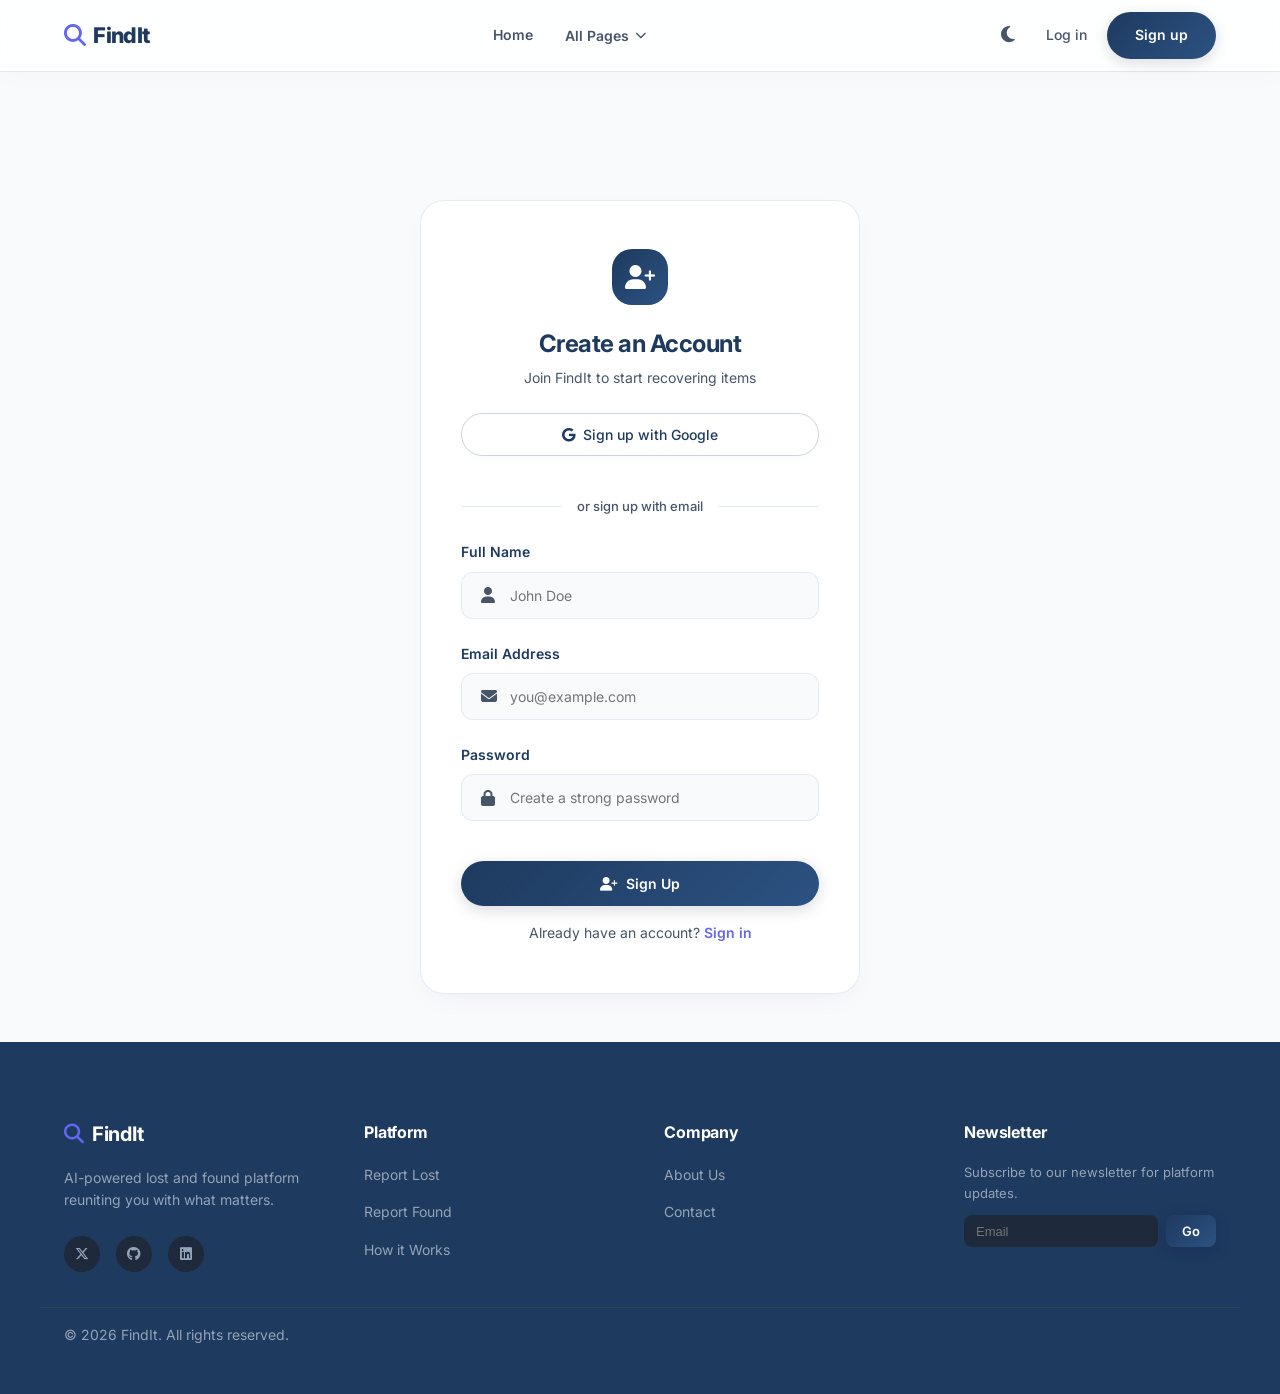
<file: FindIt/signup.html>
<!DOCTYPE html>
<html lang="en">

<head>
  <meta charset="UTF-8" />
  <meta name="viewport" content="width=device-width, initial-scale=1.0" />
  <title>Sign Up - FindIt</title>
  <link rel="preconnect" href="https://fonts.googleapis.com">
  <link rel="preconnect" href="https://fonts.gstatic.com" crossorigin>
  <link href="https://fonts.googleapis.com/css2?family=Inter:wght@400;500;600;700&display=swap" rel="stylesheet">
  <link rel="stylesheet" href="https://cdnjs.cloudflare.com/ajax/libs/font-awesome/6.4.0/css/all.min.css">
  <link rel="stylesheet" href="css/style.css">
</head>

<body>

  <div id="navbar-container"></div>

  <main class="main-content">
    <div class="auth-container animate-fade-in">
      <div class="auth-card">

        <div class="text-center mb-6">
          <div class="auth-icon"><i class="fa-solid fa-user-plus"></i></div>
          <h1 style="font-size: 1.5rem; margin-bottom: 0.5rem;">Create an Account</h1>
          <p class="text-muted" style="font-size: 0.875rem;">Join FindIt to start recovering items</p>
        </div>

        <button class="btn btn-secondary w-full mb-4" onclick="handleGoogleSignup()" style="font-weight: 500;">
          <i class="fa-brands fa-google" style="color: #1e3a5f;"></i> Sign up with Google
        </button>

        <div class="divider"><span>or sign up with email</span></div>

        <form id="signup-form">
          <div class="form-group">
            <label class="form-label">Full Name</label>
            <div class="input-icon-wrapper">
              <i class="fa-solid fa-user"></i>
              <input type="text" id="name" class="form-control" required placeholder="John Doe">
            </div>
          </div>

          <div class="form-group">
            <label class="form-label">Email Address</label>
            <div class="input-icon-wrapper">
              <i class="fa-solid fa-envelope"></i>
              <input type="email" id="email" class="form-control" required placeholder="you@example.com">
            </div>
          </div>

          <div class="form-group">
            <label class="form-label">Password</label>
            <div class="input-icon-wrapper">
              <i class="fa-solid fa-lock"></i>
              <input type="password" id="password" class="form-control" required minlength="8"
                placeholder="Create a strong password">
            </div>
          </div>

          <button type="submit" id="submit-btn" class="btn btn-primary w-full mt-4" style="padding: 0.875rem;">
            <i class="fa-solid fa-user-plus"></i> Sign Up
          </button>
        </form>

        <p class="text-center text-muted mt-4" style="font-size: 0.875rem;">
          Already have an account? <a href="login.html" style="color: var(--secondary); font-weight: 600;">Sign in</a>
        </p>

      </div>
    </div>
  </main>

  <div id="footer-container"></div>
  <script src="js/script.js"></script>

  <script>
    document.getElementById('signup-form').addEventListener('submit', (e) => {
      e.preventDefault();

      const name = document.getElementById('name').value.trim();
      const email = document.getElementById('email').value.trim();
      const password = document.getElementById('password').value.trim();

      if (!name || !email || !password) {
        showToast('Please fill in all fields', 'error');
        return;
      }

      if (password.length < 8) {
        showToast('Password must be at least 8 characters', 'error');
        return;
      }

      const btn = document.getElementById('submit-btn');
      btn.innerHTML = '<i class="fa-solid fa-circle-notch fa-spin"></i> Creating...';
      btn.disabled = true;

      setTimeout(() => {
        const users = JSON.parse(localStorage.getItem('findit_users')) || [];

        if (users.find(u => u.email === email)) {
          showToast('Email already registered', 'error');
          btn.innerHTML = '<i class="fa-solid fa-user-plus"></i> Sign Up';
          btn.disabled = false;
          return;
        }

        users.push({ name, email, password });
        localStorage.setItem('findit_users', JSON.stringify(users));
        localStorage.setItem('findit_currentUser', JSON.stringify({ name, email }));

        showToast('Account created successfully!', 'success');
        setTimeout(() => window.location.href = 'dashboard.html', 1000);
      }, 800);
    });

    window.handleGoogleSignup = () => {
      localStorage.setItem('findit_currentUser', JSON.stringify({ name: "Google User", email: "google@example.com" }));
      showToast('Google Sign Up successful!', 'success');
      setTimeout(() => window.location.href = 'dashboard.html', 1000);
    };
  </script>
</body>

</html>
</file>
<file: FindIt/css/style.css>
/* --- CSS Variables (Royal Color Theme) --- */
:root {
  --primary: #1e3a5f;       /* Navy Blue */
  --primary-light: #2c5282; /* Royal Blue */
  --secondary: #6366f1;     /* Indigo / Light Purple */
  --secondary-hover: #4f46e5; /* Deep Indigo */
  --bg-color: #f8fafc;      /* Clean White */
  --surface: #ffffff;       
  --text-main: #0f172a;     /* Rich Black */
  --text-muted: #475569;    /* Slate Gray */
  --border: #e2e8f0;        
  --border-hover: #cbd5e1;

  --success: #10b981;
  --danger: #ef4444;
  --warning: #f59e0b;

  --shadow-soft: 0 10px 30px -10px rgba(30, 58, 95, 0.06), 0 1px 3px rgba(0, 0, 0, 0.02);
  --shadow-hover: 0 20px 40px -12px rgba(30, 58, 95, 0.12), 0 4px 12px -4px rgba(0, 0, 0, 0.04);
}

body.dark-mode {
  --primary: #93c5fd;       /* Light Blue for headings */
  --primary-light: #60a5fa;
  --secondary: #a5b4fc;     /* Soft Indigo */
  --secondary-hover: #818cf8;
  --bg-color: #0c1929;       /* Deep Navy background */
  --surface: #152238;        /* Navy surface card */
  --text-main: #e0f2fe;      /* Light Blue text */
  --text-muted: #94a3b8;
  --border: #1e3a5f;
  --border-hover: #2c5282;
  --shadow-soft: 0 10px 30px -10px rgba(0, 0, 0, 0.4);
  --shadow-hover: 0 20px 40px -12px rgba(0, 0, 0, 0.6);
}

.theme-toggle-btn {
  background: none;
  border: none;
  font-size: 1.15rem;
  color: var(--text-muted);
  cursor: pointer;
  width: 2.25rem;
  height: 2.25rem;
  border-radius: 50%;
  display: flex;
  align-items: center;
  justify-content: center;
  transition: all 0.3s ease;
}

.theme-toggle-btn:hover {
  background-color: var(--border-hover);
  color: var(--primary);
}

/* --- Smooth Scroll & Reset --- */
html {
  scroll-behavior: smooth;
}

* {
  margin: 0;
  padding: 0;
  box-sizing: border-box;
}

body {
  font-family: 'Inter', system-ui, -apple-system, sans-serif;
  background-color: var(--bg-color);
  color: var(--text-main);
  line-height: 1.6;
  -webkit-font-smoothing: antialiased;
  display: flex;
  flex-direction: column;
  min-height: 100vh;
}

a {
  text-decoration: none;
  color: inherit;
  transition: color 0.3s ease;
}

ul {
  list-style: none;
}

/* --- Layout --- */
.container {
  max-width: 1200px;
  margin: 0 auto;
  padding: 0 1.5rem;
}

.main-content {
  flex-grow: 1;
  padding-top: 5rem;
}

/* --- Typography --- */
h1, h2, h3, h4 {
  font-weight: 700;
  line-height: 1.25;
  color: var(--primary);
  letter-spacing: -0.02em;
}

.text-center { text-align: center; }
.text-muted { color: var(--text-muted); }
.text-primary { color: var(--primary); }
.text-secondary { color: var(--secondary); }

/* ===================================================
   COMPONENT: Navbar
   =================================================== */
.navbar {
  position: sticky;
  top: 0;
  width: 100%;
  background: rgba(255, 255, 255, 0.85);
  backdrop-filter: blur(16px);
  -webkit-backdrop-filter: blur(16px);
  border-bottom: 1px solid var(--border);
  z-index: 50;
  height: 4.5rem;
  box-shadow: 0 4px 30px rgba(0, 0, 0, 0.02);
  transition: all 0.3s ease;
}

.nav-container {
  display: flex;
  justify-content: space-between;
  align-items: center;
  height: 100%;
}

.nav-logo {
  font-size: 1.35rem;
  font-weight: 800;
  color: var(--primary);
  display: flex;
  align-items: center;
  gap: 0.5rem;
  letter-spacing: -0.03em;
}

.nav-links {
  display: flex;
  align-items: center;
  gap: 2rem;
}

.nav-links a, .dropdown-btn {
  font-size: 0.875rem;
  font-weight: 600;
  color: var(--text-muted);
  transition: all 0.3s ease;
  background: none;
  border: none;
  cursor: pointer;
  font-family: inherit;
  display: flex;
  align-items: center;
  gap: 0.35rem;
}

.nav-links a:hover, .dropdown-btn:hover {
  color: var(--secondary);
}

/* Dropdown styling */
.dropdown {
  position: relative;
}

.dropdown-content {
  display: none;
  position: absolute;
  top: 100%;
  left: 50%;
  transform: translateX(-50%);
  background-color: var(--surface);
  min-width: 240px;
  box-shadow: 0 20px 40px rgba(15, 23, 42, 0.12);
  border-radius: 1.25rem;
  border: 1px solid rgba(226, 232, 240, 0.8);
  padding: 0.5rem;
  z-index: 100;
  margin-top: 0.75rem;
  animation: slideDropdown 0.3s cubic-bezier(0.16, 1, 0.3, 1);
}

.dropdown-content::before {
  content: '';
  position: absolute;
  top: -0.75rem;
  left: 0;
  width: 100%;
  height: 0.75rem;
}

@keyframes slideDropdown {
  from { opacity: 0; transform: translate(-50%, 10px); }
  to { opacity: 1; transform: translate(-50%, 0); }
}

.dropdown-content a {
  border-radius: 0.75rem;
  color: var(--text-main);
  padding: 0.75rem 1rem;
  display: block;
  font-size: 0.875rem;
  font-weight: 500;
  transition: background-color 0.3s ease, color 0.3s ease;
}

.dropdown-content a:hover {
  background-color: var(--border);
  color: var(--secondary);
}

.dropdown:hover .dropdown-content {
  display: block;
}

.nav-actions {
  display: flex;
  align-items: center;
  gap: 1.25rem;
}

.mobile-menu-toggle {
  display: none;
  background: none;
  border: none;
  font-size: 1.25rem;
  color: var(--primary);
  cursor: pointer;
  padding: 0.5rem;
  border-radius: 0.5rem;
}

/* ===================================================
   COMPONENT: Buttons
   =================================================== */
.btn {
  display: inline-flex;
  align-items: center;
  justify-content: center;
  gap: 0.5rem;
  padding: 0.75rem 1.75rem;
  border-radius: 50px;       /* Sleek pill design */
  font-weight: 600;
  font-size: 0.875rem;
  cursor: pointer;
  transition: all 0.4s cubic-bezier(0.16, 1, 0.3, 1);
  border: none;
  font-family: inherit;
}

.btn:active {
  transform: scale(0.96);
}

.btn-primary {
  background: linear-gradient(135deg, var(--primary), var(--primary-light));
  color: white;
  box-shadow: 0 4px 15px rgba(15, 23, 42, 0.15);
}

.btn-primary:hover {
  transform: translateY(-2px);
  box-shadow: 0 12px 25px rgba(15, 23, 42, 0.25);
}

.btn-secondary {
  background-color: white;
  color: var(--primary);
  border: 1px solid var(--border-hover);
  box-shadow: 0 2px 6px rgba(0, 0, 0, 0.02);
}

.btn-secondary:hover {
  border-color: var(--secondary);
  color: var(--secondary);
  transform: translateY(-2px);
  box-shadow: 0 8px 20px rgba(14, 165, 233, 0.08);
}

.btn-submit-found {
  background: linear-gradient(135deg, #10b981, #059669);
  color: white;
  box-shadow: 0 4px 15px rgba(16, 185, 129, 0.15);
}

.btn-submit-found:hover {
  transform: translateY(-2px);
  box-shadow: 0 12px 25px rgba(16, 185, 129, 0.25);
}

.social-icon {
  width: 2.25rem;
  height: 2.25rem;
  border-radius: 50%;
  background: #1e293b;
  display: flex;
  align-items: center;
  justify-content: center;
  color: #94a3b8;
  transition: all 0.3s ease;
}

.social-icon:hover {
  background: var(--secondary);
  color: white;
  transform: translateY(-2px);
}

/* ===================================================
   COMPONENT: Forms
   =================================================== */
.form-group {
  margin-bottom: 1.5rem;
}

.form-label {
  display: block;
  font-size: 0.875rem;
  font-weight: 600;
  margin-bottom: 0.5rem;
  color: var(--primary);
}

.form-control {
  width: 100%;
  padding: 0.875rem 1.25rem;
  border: 1px solid rgba(226, 232, 240, 0.8);
  border-radius: 0.75rem;
  font-family: inherit;
  font-size: 0.875rem;
  transition: all 0.3s cubic-bezier(0.16, 1, 0.3, 1);
  background-color: #f8fafc;
}

.form-control:focus {
  outline: none;
  border-color: var(--secondary);
  background-color: white;
  box-shadow: 0 4px 12px rgba(14, 165, 233, 0.05), 0 0 0 4px rgba(14, 165, 233, 0.12);
}

/* ===================================================
   COMPONENT: Cards
   =================================================== */
.card {
  background: var(--surface);
  border: 1px solid rgba(226, 232, 240, 0.8);
  border-radius: 1.5rem;
  padding: 2.5rem;
  box-shadow: var(--shadow-soft);
  transition: all 0.4s cubic-bezier(0.16, 1, 0.3, 1);
}

.card:hover {
  transform: translateY(-8px);
  box-shadow: var(--shadow-hover);
  border-color: rgba(14, 165, 233, 0.15);
}

/* ===================================================
   COMPONENT: Footer
   =================================================== */
.footer {
  background-color: var(--primary);
  color: white;
  padding: 5rem 0 3rem;
  margin-top: auto;
}

.footer-grid {
  display: grid;
  grid-template-columns: repeat(auto-fit, minmax(200px, 1fr));
  gap: 3rem;
}

.footer-col h3 {
  color: white;
  margin-bottom: 1.25rem;
  font-size: 1rem;
  letter-spacing: -0.01em;
}

.footer-col ul li {
  margin-bottom: 0.75rem;
}

.footer-col a {
  color: #94a3b8;
  font-size: 0.875rem;
  transition: all 0.3s ease;
}

.footer-col a:hover {
  color: white;
  padding-left: 4px;
}

/* --- Utilities --- */
.mb-1 { margin-bottom: 0.25rem; }
.mb-2 { margin-bottom: 0.5rem; }
.mb-4 { margin-bottom: 1rem; }
.mb-6 { margin-bottom: 1.5rem; }
.mb-8 { margin-bottom: 2rem; }
.mt-2 { margin-top: 0.5rem; }
.mt-4 { margin-top: 1rem; }
.w-full { width: 100%; }

/* ===================================================
   PAGE: Home (index.html) - Hero Section
   =================================================== */
.hero {
  padding: 8rem 0;
  display: flex;
  align-items: center;
  position: relative;
  overflow: hidden;
}

.hero-grid {
  display: grid;
  grid-template-columns: 1fr 1fr;
  gap: 4rem;
  align-items: center;
}

.hero h1 {
  font-size: 4rem;
  margin-bottom: 1.5rem;
  letter-spacing: -0.04em;
  font-weight: 800;
}

.hero p {
  font-size: 1.15rem;
  color: var(--text-muted);
  margin-bottom: 2.5rem;
  line-height: 1.7;
}

.hero-actions {
  display: flex;
  gap: 1.25rem;
}

/* ===================================================
   PAGE: Login & Signup (login.html, signup.html)
   =================================================== */
.auth-container {
  display: flex;
  align-items: center;
  justify-content: center;
  min-height: calc(100vh - 4.5rem);
  padding: 3rem 1rem;
}

.auth-card {
  background: white;
  border-radius: 1.5rem;
  padding: 3rem 2.5rem;
  width: 100%;
  max-width: 440px;
  box-shadow: var(--shadow-soft);
  border: 1px solid rgba(226, 232, 240, 0.8);
  transition: all 0.4s cubic-bezier(0.16, 1, 0.3, 1);
}

.auth-card:hover {
  transform: translateY(-6px);
  box-shadow: var(--shadow-hover);
}

.auth-icon {
  width: 3.5rem;
  height: 3.5rem;
  background: linear-gradient(135deg, var(--primary), var(--primary-light));
  color: white;
  border-radius: 1.25rem;
  display: flex;
  align-items: center;
  justify-content: center;
  font-size: 1.5rem;
  margin: 0 auto 1.5rem;
}

.divider {
  display: flex;
  align-items: center;
  margin: 1.5rem 0;
  color: var(--text-muted);
  font-size: 0.8125rem;
  font-weight: 500;
}

.divider::before, .divider::after {
  content: "";
  flex: 1;
  border-bottom: 1px solid var(--border);
}

.divider span {
  padding: 0 1rem;
}

.input-icon-wrapper {
  position: relative;
}

.input-icon-wrapper i {
  position: absolute;
  left: 1.25rem;
  top: 50%;
  transform: translateY(-50%);
  color: var(--text-muted);
}

.input-icon-wrapper input {
  padding-left: 3rem;
}

/* ===================================================
   PAGE: Dashboard (dashboard.html)
   =================================================== */
.dashboard-header {
  display: flex;
  justify-content: space-between;
  align-items: center;
  margin-bottom: 2.5rem;
  flex-wrap: wrap;
  gap: 1.5rem;
}

.stats-grid {
  display: grid;
  grid-template-columns: repeat(auto-fit, minmax(220px, 1fr));
  gap: 1.5rem;
  margin-bottom: 3rem;
}

.stat-card {
  background: white;
  border: 1px solid rgba(226, 232, 240, 0.8);
  border-radius: 1.5rem;
  padding: 1.75rem;
  box-shadow: var(--shadow-soft);
  transition: all 0.4s cubic-bezier(0.16, 1, 0.3, 1);
}

.stat-card:hover {
  transform: translateY(-6px);
  box-shadow: var(--shadow-hover);
}

.stat-icon {
  width: 3rem;
  height: 3rem;
  border-radius: 1rem;
  display: flex;
  align-items: center;
  justify-content: center;
  margin-bottom: 1.25rem;
  font-size: 1.35rem;
}

.stat-blue { background: #dbeafe; color: #1e3a5f; }
.stat-red { background: #fef2f2; color: #ef4444; }
.stat-green { background: #ecfdf5; color: #10b981; }
.stat-amber { background: #fffbeb; color: #f59e0b; }

.filter-bar {
  display: flex;
  justify-content: space-between;
  align-items: center;
  margin-bottom: 2.5rem;
  flex-wrap: wrap;
  gap: 1.5rem;
}

.search-box {
  position: relative;
  flex: 1;
  max-width: 420px;
}

.search-box i {
  position: absolute;
  left: 1.25rem;
  top: 50%;
  transform: translateY(-50%);
  color: var(--text-muted);
}

.search-box input {
  padding-left: 3rem;
}

.tabs {
  display: flex;
  gap: 0.35rem;
  background: #f1f5f9;
  padding: 0.35rem;
  border-radius: 0.75rem;
  overflow-x: auto;
}

.tab {
  padding: 0.5rem 1.25rem;
  border-radius: 0.5rem;
  font-size: 0.875rem;
  font-weight: 600;
  color: var(--text-muted);
  cursor: pointer;
  border: none;
  background: transparent;
  white-space: nowrap;
  transition: all 0.3s cubic-bezier(0.16, 1, 0.3, 1);
}

.tab.active {
  background: white;
  color: var(--primary);
  box-shadow: 0 4px 10px rgba(0, 0, 0, 0.05);
}

.empty-state {
  text-align: center;
  padding: 6rem 1.5rem;
  background: white;
  border: 2px dashed rgba(226, 232, 240, 0.8);
  border-radius: 2rem;
  box-shadow: var(--shadow-soft);
}

/* --- Dashboard Items Cards (Light Blue & Light Purple Gradients) --- */
.dash-items-grid {
  display: grid;
  grid-template-columns: repeat(auto-fill, minmax(320px, 1fr));
  gap: 2rem;
  margin-top: 2rem;
}

.dash-card {
  display: flex;
  flex-direction: column;
  border-radius: 1.5rem;
  overflow: hidden;
  transition: all 0.4s cubic-bezier(0.16, 1, 0.3, 1);
  box-shadow: 0 10px 30px -15px rgba(0,0,0,0.05);
}

.dash-card-lost {
  background: linear-gradient(135deg, #eff6ff 0%, #dbeafe 100%);
  border: 1px solid #bfdbfe;
}

.dash-card-lost:hover {
  box-shadow: 0 20px 40px -10px rgba(30, 58, 95, 0.15);
  transform: translateY(-8px);
  border-color: #93c5fd;
}

.dash-card-found {
  background: linear-gradient(135deg, #faf5ff 0%, #f3e8ff 100%);
  border: 1px solid #e9d5ff;
}

.dash-card-found:hover {
  box-shadow: 0 20px 40px -10px rgba(147, 51, 234, 0.15);
  transform: translateY(-8px);
  border-color: #d8b4fe;
}

.dash-card-img-wrap {
  position: relative;
  height: 13rem;
  width: 100%;
  overflow: hidden;
  background: rgba(0,0,0,0.02);
}

.dash-card-img {
  width: 100%;
  height: 100%;
  object-fit: cover;
  transition: transform 0.6s cubic-bezier(0.16, 1, 0.3, 1);
}

.dash-card:hover .dash-card-img {
  transform: scale(1.05);
}

.dash-card-img-placeholder {
  width: 100%;
  height: 100%;
  display: flex;
  align-items: center;
  justify-content: center;
  font-size: 3rem;
  color: #cbd5e1;
}

.dash-card-body {
  padding: 1.75rem;
  display: flex;
  flex-direction: column;
  flex-grow: 1;
}

.dash-card-title {
  font-size: 1.15rem;
  font-weight: 700;
  color: var(--primary);
  margin-bottom: 0.85rem;
  letter-spacing: -0.01em;
}

.dash-card-meta {
  display: flex;
  justify-content: space-between;
  font-size: 0.8125rem;
  color: var(--text-muted);
  margin-bottom: 0.65rem;
  font-weight: 500;
}

.dash-card-meta i {
  margin-right: 0.25rem;
}

.dash-badge {
  position: absolute;
  top: 1rem;
  left: 1rem;
  padding: 0.4rem 0.85rem;
  border-radius: 0.5rem;
  font-size: 0.75rem;
  font-weight: 700;
  color: white;
  display: inline-flex;
  align-items: center;
  gap: 0.25rem;
  box-shadow: 0 4px 10px rgba(0,0,0,0.08);
  z-index: 5;
}

.badge-lost { background: #3b82f6; }
.badge-found { background: #6366f1; }

.dash-status {
  display: inline-flex;
  align-items: center;
  gap: 0.35rem;
  font-weight: 600;
}

.status-active { color: var(--success); }
.status-matched { color: var(--warning); }

.dash-card-actions {
  display: grid;
  grid-template-columns: repeat(3, 1fr);
  gap: 0.5rem;
  margin-top: 1.5rem;
  padding-top: 1.25rem;
  border-top: 1px solid rgba(0, 0, 0, 0.05);
}

.btn-action {
  padding: 0.5rem 0.25rem;
  font-size: 0.75rem;
  font-weight: 700;
  border-radius: 0.5rem;
  cursor: pointer;
  display: inline-flex;
  align-items: center;
  justify-content: center;
  gap: 0.25rem;
  transition: all 0.3s cubic-bezier(0.16, 1, 0.3, 1);
  border: none;
  font-family: inherit;
}

.btn-view { background: rgba(99, 102, 241, 0.1); color: #1e3a5f; }
.btn-view:hover { background: #3b82f6; color: white; }

.btn-edit { background: rgba(15, 23, 42, 0.05); color: var(--primary); }
.btn-edit:hover { background: var(--primary); color: white; }

.btn-delete { background: rgba(239, 68, 68, 0.1); color: #dc2626; }
.btn-delete:hover { background: #ef4444; color: white; }

.view-detail-grid {
  display: grid;
  grid-template-columns: 1fr;
  gap: 0.75rem;
  margin-bottom: 1.25rem;
  background: #f8fafc;
  padding: 1.25rem;
  border-radius: 0.75rem;
  border: 1px solid rgba(226,232,240,0.8);
}

.view-row {
  display: flex;
  justify-content: space-between;
  font-size: 0.875rem;
}

.view-label { color: var(--text-muted); }
.view-value { font-weight: 600; color: var(--primary); }

/* ===================================================
   PAGE: Report Lost & Report Found
   =================================================== */
.report-container {
  max-width: 800px;
  margin: 0 auto;
  padding: 3rem 1rem;
}

.page-header {
  text-align: center;
  margin-bottom: 3rem;
}

.page-icon {
  width: 4rem;
  height: 4rem;
  color: white;
  border-radius: 1.25rem;
  display: flex;
  align-items: center;
  justify-content: center;
  font-size: 1.65rem;
  margin: 0 auto 1.25rem;
  box-shadow: 0 10px 25px rgba(0, 0, 0, 0.08);
}

.page-icon-lost { background: linear-gradient(135deg, #ef4444, #f97316); }
.page-icon-found { background: linear-gradient(135deg, #10b981, #14b8a6); }

.upload-zone {
  border: 2px dashed rgba(226, 232, 240, 0.8);
  border-radius: 1.25rem;
  padding: 4rem 2rem;
  text-align: center;
  cursor: pointer;
  transition: all 0.3s cubic-bezier(0.16, 1, 0.3, 1);
  background: white;
}

.upload-zone:hover {
  border-color: var(--secondary);
  background: #f0f9ff;
  transform: translateY(-2px);
  box-shadow: 0 12px 24px rgba(14, 165, 233, 0.05);
}

.upload-zone-green:hover {
  border-color: #10b981;
  background: #ecfdf5;
  transform: translateY(-2px);
  box-shadow: 0 12px 24px rgba(16, 185, 129, 0.05);
}

.upload-icon {
  width: 3.5rem;
  height: 3.5rem;
  border-radius: 50%;
  display: flex;
  align-items: center;
  justify-content: center;
  font-size: 1.5rem;
  margin: 0 auto 1.25rem;
}

.upload-icon-blue { background: #dbeafe; color: #1e3a5f; }
.upload-icon-green { background: #d1fae5; color: #059669; }

.section-title {
  font-size: 1.25rem;
  margin-bottom: 1.25rem;
  display: flex;
  align-items: center;
  gap: 0.5rem;
  letter-spacing: -0.01em;
}

.form-grid {
  display: grid;
  grid-template-columns: 1fr 1fr;
  gap: 1.5rem;
}

.divider-line {
  height: 1px;
  background: var(--border);
  margin: 2.5rem 0;
}

/* ===================================================
   PAGE: AI Match Results (match.html)
   =================================================== */
.match-header {
  display: flex;
  justify-content: space-between;
  align-items: center;
  margin-bottom: 2.5rem;
  flex-wrap: wrap;
  gap: 1rem;
}

.match-grid {
  display: grid;
  grid-template-columns: 1fr 2fr;
  gap: 2.5rem;
}

.source-item-card {
  background: white;
  border-radius: 1.5rem;
  border: 1px solid var(--border);
  overflow: hidden;
  position: sticky;
  top: 6rem;
  box-shadow: var(--shadow-soft);
}

.source-header {
  background: var(--primary);
  color: white;
  padding: 1.25rem;
  font-weight: 700;
  font-size: 0.875rem;
  letter-spacing: 0.05em;
  text-transform: uppercase;
}

.source-body {
  padding: 1.5rem;
}

.image-placeholder {
  aspect-ratio: 16 / 10;
  background: var(--bg-color);
  border-radius: 0.75rem;
  display: flex;
  align-items: center;
  justify-content: center;
  font-size: 2.5rem;
  color: #cbd5e1;
  margin-bottom: 1.25rem;
}

.detail-row {
  display: flex;
  justify-content: space-between;
  padding: 0.75rem 0;
  border-bottom: 1px solid var(--border);
  font-size: 0.875rem;
}

/* ===================================================
   PAGE: Profile (profile.html)
   =================================================== */
.profile-layout {
  display: flex;
  flex-direction: column;
  background: white;
  border-radius: 1.5rem;
  border: 1px solid var(--border);
  overflow: hidden;
  box-shadow: var(--shadow-soft);
}

.profile-sidebar {
  background: var(--bg-color);
  width: 100%;
  padding: 2rem;
  border-bottom: 1px solid var(--border);
}

.profile-content {
  flex: 1;
  padding: 2.5rem;
}

.user-badge {
  display: flex;
  align-items: center;
  gap: 0.75rem;
  margin-bottom: 2rem;
}

.user-avatar-small {
  width: 3rem;
  height: 3rem;
  background: #dbeafe;
  color: #1e3a5f;
  border-radius: 50%;
  display: flex;
  align-items: center;
  justify-content: center;
  font-weight: 700;
  font-size: 1.25rem;
}

.sidebar-nav a {
  display: flex;
  align-items: center;
  gap: 0.75rem;
  padding: 0.875rem 1rem;
  border-radius: 0.75rem;
  color: var(--text-muted);
  font-weight: 600;
  font-size: 0.875rem;
  margin-bottom: 0.5rem;
  transition: all 0.3s cubic-bezier(0.16, 1, 0.3, 1);
}

.sidebar-nav a.active {
  background: #dbeafe;
  color: #1e3a5f;
}

.sidebar-nav a:hover:not(.active) {
  background: rgba(99, 102, 241, 0.05);
  color: var(--primary);
}

.avatar-upload {
  display: flex;
  align-items: center;
  gap: 1.5rem;
  margin-bottom: 2rem;
}

.avatar-large {
  position: relative;
  width: 6rem;
  height: 6rem;
  background: var(--bg-color);
  border-radius: 50%;
  display: flex;
  align-items: center;
  justify-content: center;
  font-size: 2.5rem;
  color: #cbd5e1;
  border: 4px solid white;
  box-shadow: 0 4px 10px rgba(0, 0, 0, 0.08);
}

.avatar-btn {
  position: absolute;
  bottom: 0;
  right: 0;
  width: 2rem;
  height: 2rem;
  background: var(--primary);
  color: white;
  border-radius: 50%;
  display: flex;
  align-items: center;
  justify-content: center;
  font-size: 0.75rem;
  border: none;
  cursor: pointer;
}

.form-actions {
  display: flex;
  justify-content: flex-end;
  gap: 1rem;
  margin-top: 2rem;
  padding-top: 1.5rem;
  border-top: 1px solid var(--border);
}

/* ===================================================
   PAGE: About (about.html)
   =================================================== */
.about-hero {
  background: linear-gradient(135deg, var(--primary) 0%, var(--primary-light) 100%);
  color: white;
  text-align: center;
  padding: 8rem 1rem;
  position: relative;
  overflow: hidden;
}

.about-hero h1 {
  color: white;
  font-size: 3rem;
  margin-bottom: 1.5rem;
  font-weight: 800;
  letter-spacing: -0.03em;
}

.about-hero p {
  font-size: 1.25rem;
  color: #cbd5e1;
  max-width: 42rem;
  margin: 0 auto;
}

.mission-section {
  padding: 6rem 1rem;
  max-width: 1000px;
  margin: 0 auto;
}

.mission-grid {
  display: grid;
  grid-template-columns: 1fr;
  gap: 4rem;
  align-items: center;
}

.mission-text h2 {
  font-size: 2rem;
  margin-bottom: 1.25rem;
}

.mission-text p {
  color: var(--text-muted);
  margin-bottom: 1.5rem;
  line-height: 1.8;
  font-size: 1rem;
}

.mission-icon {
  background: white;
  border-radius: 2rem;
  padding: 3rem;
  display: flex;
  align-items: center;
  justify-content: center;
  box-shadow: var(--shadow-soft);
  border: 1px solid rgba(226, 232, 240, 0.8);
  aspect-ratio: 1 / 1;
  transition: all 0.4s cubic-bezier(0.16, 1, 0.3, 1);
}

.mission-icon:hover {
  transform: translateY(-10px);
  box-shadow: var(--shadow-hover);
}

.mission-icon i {
  font-size: 6rem;
  color: var(--secondary);
}

/* ===================================================
   PAGE: Contact (contact.html)
   =================================================== */
.contact-header {
  text-align: center;
  margin-bottom: 4rem;
}

.contact-header h1 {
  font-size: 2.75rem;
  margin-bottom: 1rem;
  letter-spacing: -0.03em;
}

.contact-header p {
  font-size: 1.15rem;
  color: var(--text-muted);
}

.contact-grid {
  display: grid;
  grid-template-columns: 1fr;
  gap: 3rem;
  max-width: 1000px;
  margin: 0 auto;
}

.contact-info-card {
  background: white;
  border: 1px solid rgba(226, 232, 240, 0.8);
  border-radius: 1.5rem;
  padding: 2rem;
  display: flex;
  gap: 1.25rem;
  margin-bottom: 1.5rem;
  box-shadow: var(--shadow-soft);
  transition: all 0.4s cubic-bezier(0.16, 1, 0.3, 1);
}

.contact-info-card:hover {
  transform: translateY(-6px);
  box-shadow: var(--shadow-hover);
}

.contact-icon {
  width: 3.5rem;
  height: 3.5rem;
  background: #dbeafe;
  color: #1e3a5f;
  border-radius: 1rem;
  display: flex;
  align-items: center;
  justify-content: center;
  font-size: 1.5rem;
  flex-shrink: 0;
}

.contact-info-text h3 {
  font-size: 1.15rem;
  margin-bottom: 0.35rem;
}

.contact-info-text p {
  font-size: 0.875rem;
  color: var(--text-muted);
  margin-bottom: 0.75rem;
}

.contact-info-text a {
  color: #1e3a5f;
  font-weight: 700;
  font-size: 0.875rem;
}

.contact-form-card {
  background: white;
  border: 1px solid rgba(226, 232, 240, 0.8);
  border-radius: 1.5rem;
  padding: 3rem;
  box-shadow: var(--shadow-soft);
  transition: all 0.4s cubic-bezier(0.16, 1, 0.3, 1);
}

.contact-form-card:hover {
  transform: translateY(-6px);
  box-shadow: var(--shadow-hover);
}

/* ===================================================
   PAGE: Home Components (index.html)
   =================================================== */
.section-padding {
  padding: 6rem 0;
}

.bg-gray {
  background-color: #f8fafc;
}

.stats-container {
  display: grid;
  grid-template-columns: repeat(auto-fit, minmax(220px, 1fr));
  gap: 2rem;
  text-align: center;
}

.stat-item {
  padding: 2.5rem;
  background: white;
  border-radius: 1.5rem;
  border: 1px solid rgba(226, 232, 240, 0.8);
  box-shadow: var(--shadow-soft);
  transition: all 0.4s cubic-bezier(0.16, 1, 0.3, 1);
}

.stat-item:hover {
  transform: translateY(-5px);
  box-shadow: var(--shadow-hover);
}

.stat-number {
  font-size: 3.5rem;
  color: var(--primary);
  margin-bottom: 0.5rem;
  font-weight: 800;
  letter-spacing: -0.03em;
}

.stat-label {
  font-size: 0.875rem;
  font-weight: 700;
  text-transform: uppercase;
  letter-spacing: 0.08em;
  color: var(--text-muted);
}

.steps-grid, .features-grid, .testimonials-grid {
  display: grid;
  gap: 2.5rem;
}

.steps-grid { grid-template-columns: repeat(4, 1fr); }
.features-grid { grid-template-columns: repeat(3, 1fr); }
.testimonials-grid { grid-template-columns: repeat(3, 1fr); }

.step-card {
  text-align: center;
  padding: 2.5rem 1.5rem;
  background: white;
  border-radius: 1.5rem;
  border: 1px solid rgba(226, 232, 240, 0.8);
  box-shadow: var(--shadow-soft);
  transition: all 0.4s cubic-bezier(0.16, 1, 0.3, 1);
}

.step-card:hover {
  transform: translateY(-6px);
  box-shadow: var(--shadow-hover);
}

.step-icon {
  width: 4rem;
  height: 4rem;
  background-color: #dbeafe;
  color: var(--secondary);
  border-radius: 1.25rem;
  display: flex;
  align-items: center;
  justify-content: center;
  font-size: 1.5rem;
  margin: 0 auto 1.5rem;
  box-shadow: 0 8px 20px rgba(30, 58, 95, 0.1);
}

.feature-card {
  padding: 3rem 2.25rem;
}

.feature-icon {
  width: 3.5rem;
  height: 3.5rem;
  background: linear-gradient(135deg, var(--primary) 0%, var(--primary-light) 100%);
  color: white;
  border-radius: 1rem;
  display: flex;
  align-items: center;
  justify-content: center;
  font-size: 1.5rem;
  margin-bottom: 1.75rem;
  box-shadow: 0 10px 20px rgba(15, 23, 42, 0.15);
}

.testimonial-card {
  padding: 2.75rem;
  display: flex;
  flex-direction: column;
}

.rating {
  color: #f59e0b;
  font-size: 0.875rem;
}

.user-info {
  display: flex;
  align-items: center;
  gap: 1rem;
  margin-top: auto;
}

.avatar {
  width: 3rem;
  height: 3rem;
  background-color: #f1f5f9;
  border-radius: 50%;
  display: flex;
  align-items: center;
  justify-content: center;
  font-weight: 700;
  color: var(--primary);
  font-size: 0.875rem;
}

.avatar-blue { background-color: #dbeafe; color: #1e3a5f; }
.avatar-green { background-color: #d1fae5; color: #059669; }

.faq-grid {
  display: grid;
  grid-template-columns: 1fr;
  gap: 1.5rem;
  max-width: 800px;
  margin: 0 auto;
}

.faq-item {
  padding: 2rem 2.5rem;
  text-align: left;
}

/* ===================================================
   ANIMATIONS
   =================================================== */
@keyframes fadeIn {
  from { opacity: 0; transform: translateY(24px); }
  to { opacity: 1; transform: translateY(0); }
}

.animate-fade-in {
  animation: fadeIn 0.8s cubic-bezier(0.16, 1, 0.3, 1) forwards;
}

/* ===================================================
   COMPONENT: Modal / Success Popup
   =================================================== */
.modal-overlay {
  position: fixed;
  top: 0;
  left: 0;
  width: 100%;
  height: 100%;
  background: rgba(15, 23, 42, 0.6);
  backdrop-filter: blur(8px);
  -webkit-backdrop-filter: blur(8px);
  z-index: 200;
  display: flex;
  align-items: center;
  justify-content: center;
  padding: 1rem;
  transition: all 0.3s ease;
}

.modal-content {
  background: white;
  border-radius: 2rem;
  padding: 3rem;
  max-width: 480px;
  width: 100%;
  box-shadow: 0 30px 70px -10px rgba(15, 23, 42, 0.25);
  border: 1px solid rgba(226, 232, 240, 0.8);
  animation: modalPop 0.4s cubic-bezier(0.34, 1.56, 0.64, 1) forwards;
}

@keyframes modalPop {
  from { transform: scale(0.9) translateY(20px); opacity: 0; }
  to { transform: scale(1) translateY(0); opacity: 1; }
}

/* ===================================================
   COMPONENT: Form Validation Feedback
   =================================================== */
.field-error {
  display: none;
  color: #ef4444;
  font-size: 0.75rem;
  font-weight: 600;
  margin-top: 0.5rem;
  animation: slideError 0.3s cubic-bezier(0.16, 1, 0.3, 1);
}

@keyframes slideError {
  from { transform: translateY(-5px); opacity: 0; }
  to { transform: translateY(0); opacity: 1; }
}

.form-control.input-error {
  border-color: #ef4444;
  background-color: #fef2f2;
}

.form-control.input-error:focus {
  border-color: #ef4444;
  box-shadow: 0 4px 12px rgba(239, 68, 68, 0.05), 0 0 0 4px rgba(239, 68, 68, 0.15);
}

/* Toast Notifications */
#toast-container {
  position: fixed;
  bottom: 24px;
  right: 24px;
  z-index: 1000;
  display: flex;
  flex-direction: column;
  gap: 12px;
}

.toast {
  background: white;
  padding: 1.25rem 2rem;
  border-radius: 1rem;
  box-shadow: 0 20px 45px -5px rgba(15, 23, 42, 0.1);
  border: 1px solid rgba(226, 232, 240, 0.8);
  display: flex;
  align-items: center;
  gap: 0.85rem;
  animation: slideUp 0.4s cubic-bezier(0.16, 1, 0.3, 1);
}

.toast-success {
  border-left: 5px solid #10b981;
  background-color: #f0fdf4 !important;
  color: #15803d !important;
}

.toast-error {
  border-left: 5px solid #ef4444;
  background-color: #fef2f2 !important;
  color: #991b1b !important;
}

@keyframes slideUp {
  from { transform: translateY(24px); opacity: 0; }
  to { transform: translateY(0); opacity: 1; }
}

/* ===================================================
   COMPONENT: Back to Top Button
   =================================================== */
.back-to-top {
  position: fixed;
  bottom: 2rem;
  left: 2rem;
  background-color: var(--primary);
  color: white;
  width: 3rem;
  height: 3rem;
  border-radius: 50%;
  display: flex;
  align-items: center;
  justify-content: center;
  font-size: 1.2rem;
  cursor: pointer;
  box-shadow: 0 10px 25px rgba(0, 0, 0, 0.15);
  transition: all 0.3s cubic-bezier(0.16, 1, 0.3, 1);
  opacity: 0;
  pointer-events: none;
  z-index: 99;
  border: 1px solid var(--border);
}

.back-to-top.show {
  opacity: 1;
  pointer-events: auto;
}

.back-to-top:hover {
  transform: translateY(-5px);
  background-color: var(--secondary);
  box-shadow: 0 15px 30px rgba(14, 165, 233, 0.3);
}

/* ===================================================
   COMPONENT: Loading Spinner & Page Loader
   =================================================== */
.loading-overlay {
  position: absolute;
  inset: 0;
  background: rgba(255, 255, 255, 0.85);
  backdrop-filter: blur(6px);
  -webkit-backdrop-filter: blur(6px);
  display: flex;
  align-items: center;
  justify-content: center;
  z-index: 150;
  border-radius: inherit;
  animation: fadeIn 0.3s ease;
}

body.dark-mode .loading-overlay {
  background: rgba(11, 19, 41, 0.85);
}

.loading-spinner {
  text-align: center;
}

.spinner-ring {
  width: 2.5rem;
  height: 2.5rem;
  border: 3px solid var(--border);
  border-top-color: var(--secondary);
  border-radius: 50%;
  animation: spinRing 0.8s linear infinite;
  margin: 0 auto;
}

@keyframes spinRing {
  to { transform: rotate(360deg); }
}

.page-loader {
  position: fixed;
  inset: 0;
  background: var(--bg-color);
  display: flex;
  align-items: center;
  justify-content: center;
  z-index: 9999;
}

/* Float animation for hero icon */
@keyframes float {
  0%, 100% { transform: translateY(0px); }
  50% { transform: translateY(-12px); }
}

/* --- Dark Mode Additional Overrides --- */
body.dark-mode .navbar {
  background: rgba(11, 19, 41, 0.85);
  border-bottom: 1px solid var(--border);
}
body.dark-mode .dropdown-content {
  background-color: var(--surface);
  border-color: var(--border);
  box-shadow: 0 20px 40px rgba(0, 0, 0, 0.5);
}
body.dark-mode .dropdown-content a:hover {
  background-color: #334155;
}
body.dark-mode .btn-secondary {
  background-color: #1e293b;
  color: white;
  border-color: var(--border);
}
body.dark-mode .form-control {
  background-color: #1e293b;
  color: white;
  border-color: var(--border);
}
body.dark-mode .form-control:focus {
  background-color: #1e293b;
}
body.dark-mode .stats-container .stat-item,
body.dark-mode .steps-grid .step-card,
body.dark-mode .step-icon {
  background-color: #1e293b;
  border-color: var(--border);
}
body.dark-mode .step-icon {
  color: #38bdf8;
}
body.dark-mode .toast-success {
  background-color: #064e3b !important;
  color: #a7f3d0 !important;
  border-left-color: #10b981;
}
body.dark-mode .toast-error {
  background-color: #7f1d1d !important;
  color: #fca5a5 !important;
  border-left-color: #ef4444;
}
body.dark-mode .modal-content {
  background-color: #1e293b;
  border-color: var(--border);
  color: white;
}
body.dark-mode .view-detail-grid {
  background-color: #0f172a;
  border-color: var(--border);
}
body.dark-mode .view-value {
  color: white;
}
body.dark-mode .profile-sidebar {
  background-color: #0f172a;
  border-right-color: var(--border);
}
body.dark-mode .sidebar-nav a:hover:not(.active) {
  background-color: #334155;
  color: white;
}
body.dark-mode .stat-card {
  background-color: #1e293b;
  border-color: var(--border);
}
body.dark-mode .pink-match-card {
  background: #4c0519;
  border-color: #9f1239;
  box-shadow: 0 4px 15px rgba(0, 0, 0, 0.3);
}
body.dark-mode .pink-match-card h3 {
  color: #ffe4e6 !important;
}
body.dark-mode .pink-match-card p {
  color: #fbcfe8 !important;
}
body.dark-mode .pink-ai-reasoning {
  background: #881337;
  border-left-color: #fb7185;
}
body.dark-mode .pink-ai-reasoning p {
  color: #ffe4e6;
}
body.dark-mode .pink-ai-reasoning ul {
  color: #fcd34d;
}
body.dark-mode .pink-match-image {
  background: #881337;
  border-color: #9f1239;
  color: #fbcfe8;
}
body.dark-mode .pink-meta-label {
  background: #881337;
  color: #fb7185;
}
body.dark-mode .card,
body.dark-mode .auth-card,
body.dark-mode .upload-zone,
body.dark-mode .empty-state,
body.dark-mode .contact-info-card,
body.dark-mode .contact-form-card,
body.dark-mode .feature-card,
body.dark-mode .testimonial-card,
body.dark-mode .faq-item,
body.dark-mode .step-card {
  background-color: #1e293b;
  border-color: var(--border);
  color: var(--text-main);
}
body.dark-mode .dash-card-lost {
  background: linear-gradient(135deg, #0c2d48 0%, #1a3a5c 100%);
  border-color: #1e4976;
}
body.dark-mode .dash-card-found {
  background: linear-gradient(135deg, #2d1b4e 0%, #3b2667 100%);
  border-color: #5b3a8c;
}
body.dark-mode .bg-gray {
  background-color: #0f172a;
}
body.dark-mode .upload-zone:hover {
  border-color: var(--secondary);
  background: #1e293b;
}
body.dark-mode .tabs {
  background: #1e293b;
}
body.dark-mode .tab {
  color: var(--text-muted);
}
body.dark-mode .tab.active {
  background: #334155;
  color: white;
}
body.dark-mode .back-to-top {
  background-color: #1e293b;
  border-color: var(--border);
}
body.dark-mode .back-to-top:hover {
  background-color: var(--secondary);
}

/* ===================================================
   RESPONSIVE BREAKPOINTS
   =================================================== */
@media (min-width: 768px) {
  .about-hero h1 { font-size: 3.5rem; }
  .mission-grid { grid-template-columns: 1fr 1fr; }
  .contact-grid { grid-template-columns: 1fr 1fr; }
  .profile-layout { flex-direction: row; }
  .profile-sidebar { width: 260px; border-bottom: none; border-right: 1px solid var(--border); }
  .profile-content { padding: 3rem; }
}

@media (min-width: 600px) {
  .form-grid { grid-template-columns: 1fr 1fr; }
}

@media (max-width: 1024px) {
  .steps-grid { grid-template-columns: repeat(2, 1fr); }
  .features-grid { grid-template-columns: repeat(2, 1fr); }
  .testimonials-grid { grid-template-columns: repeat(2, 1fr); }
}

@media (max-width: 768px) {
  .hero-grid { grid-template-columns: 1fr; text-align: center; }
  .hero h1 { font-size: 3rem; }
  .hero-actions { justify-content: center; }

  .mobile-menu-toggle {
    display: block;
  }
  
  .nav-links {
    display: none;
    position: absolute;
    top: 4.5rem;
    left: 0;
    width: 100%;
    background-color: var(--surface);
    border-bottom: 1px solid var(--border);
    padding: 1.5rem;
    flex-direction: column;
    align-items: stretch;
    gap: 1rem;
    box-shadow: 0 10px 25px rgba(0, 0, 0, 0.05);
    z-index: 49;
  }
  
  .nav-links.active {
    display: flex;
  }
  
  .nav-actions {
    display: none !important;
  }
  
  .nav-links .dropdown-content {
    position: static;
    box-shadow: none;
    border: none;
    padding-left: 1rem;
    display: block;
    margin-top: 0.25rem;
    transform: none;
  }

  .match-grid { grid-template-columns: 1fr; }
  .match-result-card { flex-direction: column; }
  .match-image { width: 100%; }

  .steps-grid, .features-grid, .testimonials-grid {
    grid-template-columns: 1fr;
  }
}
</file>
